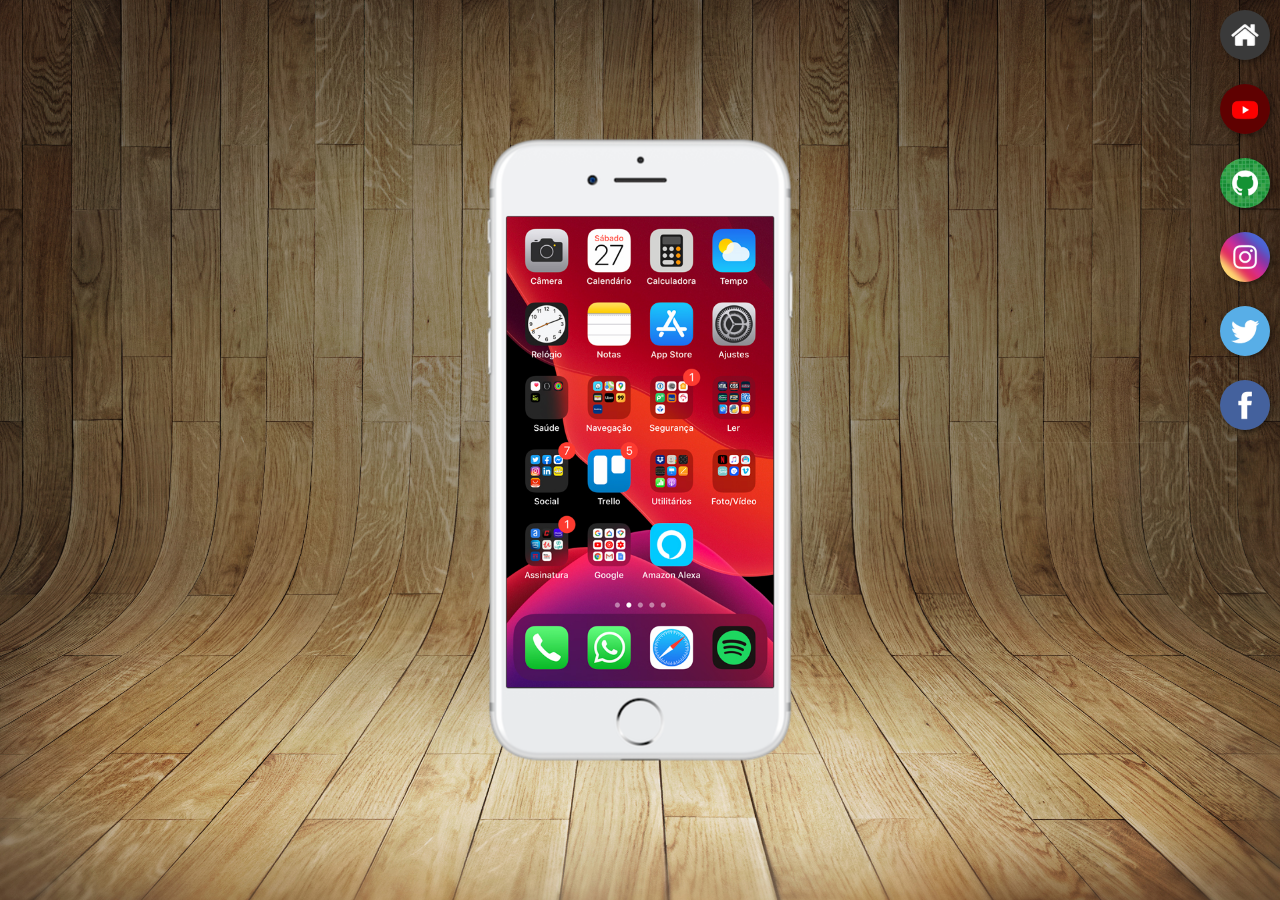
<file: index.html>
<!DOCTYPE html>
<html lang="pt-br">
<head>
    <meta charset="UTF-8">
    <meta name="viewport" content="width=device-width, initial-scale=1.0">
    <title>Projeto Redes Sociais</title>
    <link rel="shortcut icon" href="favicon.ico" type="image/x-icon">
    <link rel="stylesheet" href="estilos/style.css">
</head>
<body>
    <main>
        <section id="telefone">
            <iframe src="home.html" name="tela" id="tela" frameborder="0">
                <p>Seu navegador não é compatível.</p>
            </iframe>
        </section>
        <section id="redes-sociais">
            <a href="home.html" target="tela"><img src="imagens/logo-home.jpg" alt="Home"></a><br>
            <a href="youtube.html" target="tela"><img src="imagens/logo-youtube.jpg" alt="YouTube"></a><br>
            <a href="github.html" target="tela"><img src="imagens/logo-github.jpg" alt="Github"></a><br>
            <a href="instagram.html" target="tela"><img src="imagens/logo-instagram.jpg" alt="Instagrm"></a><br>
            <a href="twitter.html" target="tela"><img src="imagens/logo-twitter.jpg" alt="Twitter"></a><br>
            <a href="facebook.html" target="tela"><img src="imagens/logo-facebook.jpg" alt="Facebook"></a>
        </section>
    </main>
</body>
</html>
</file>
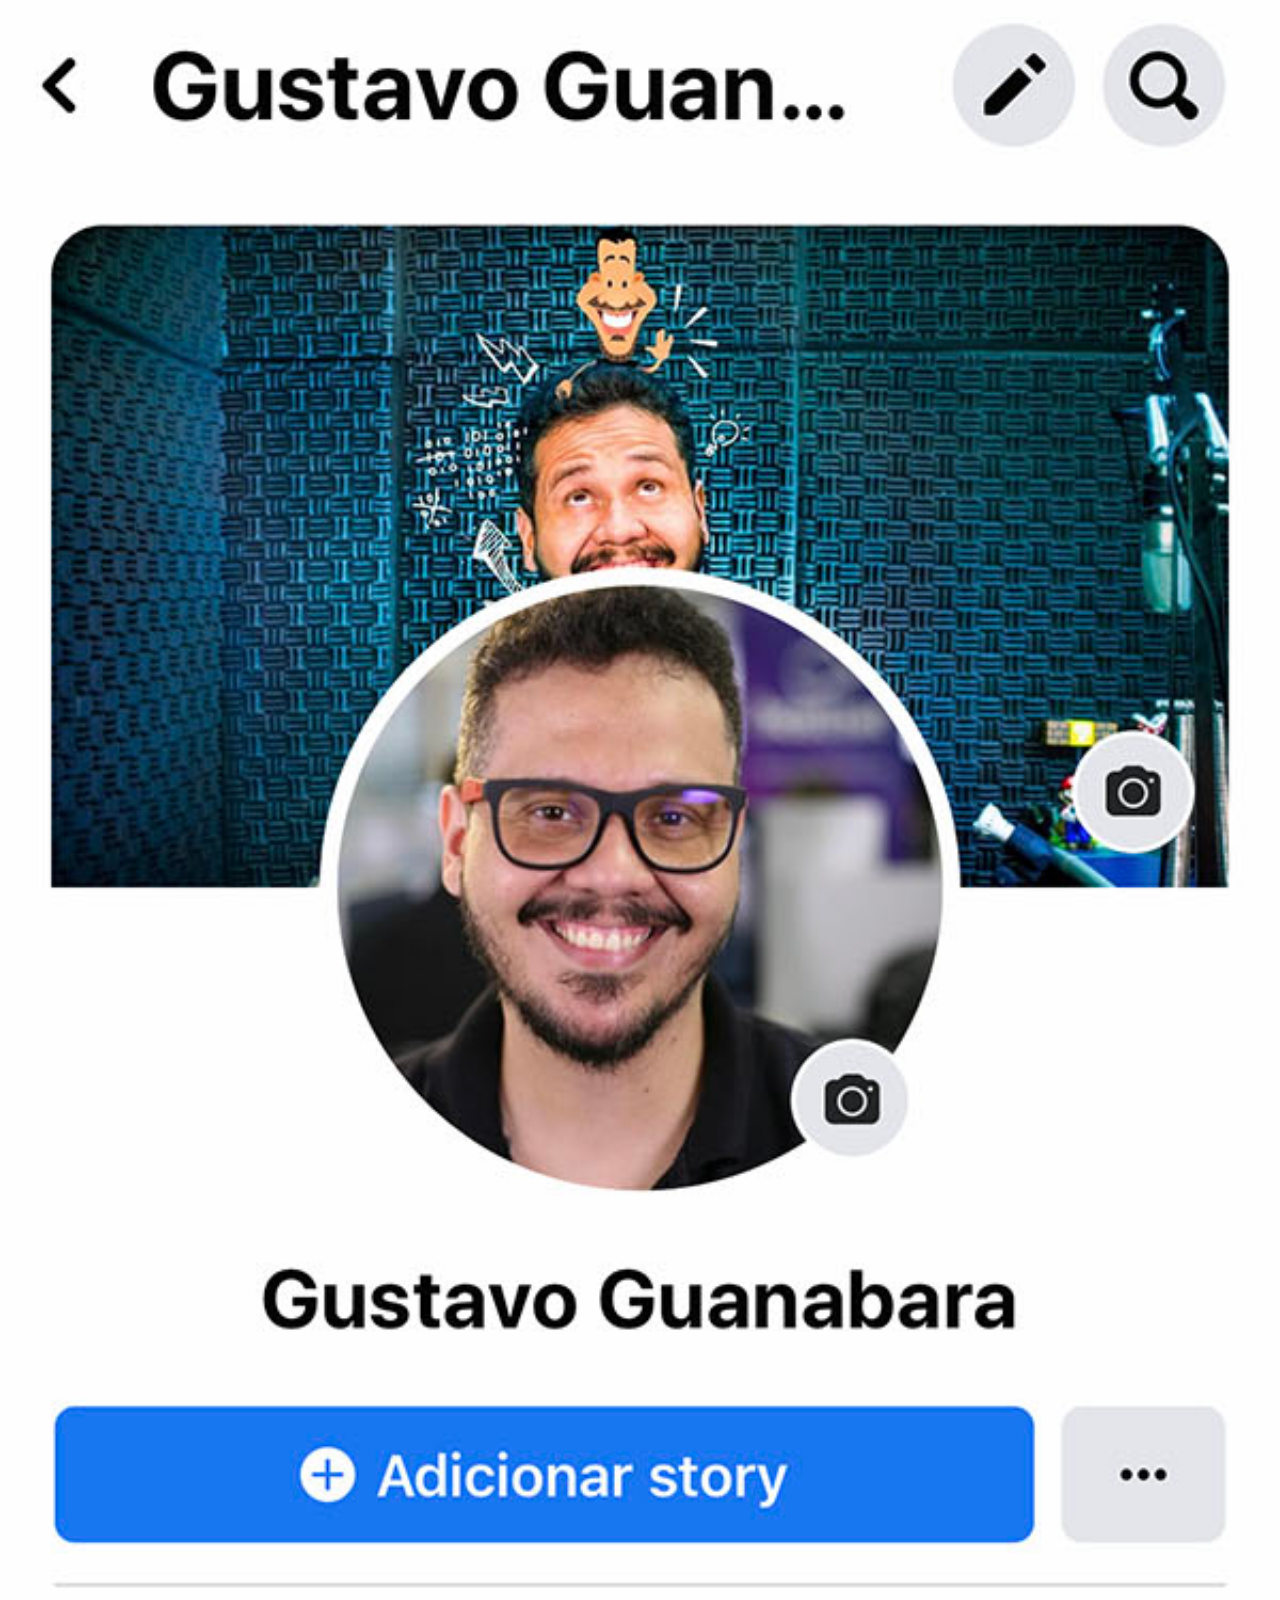
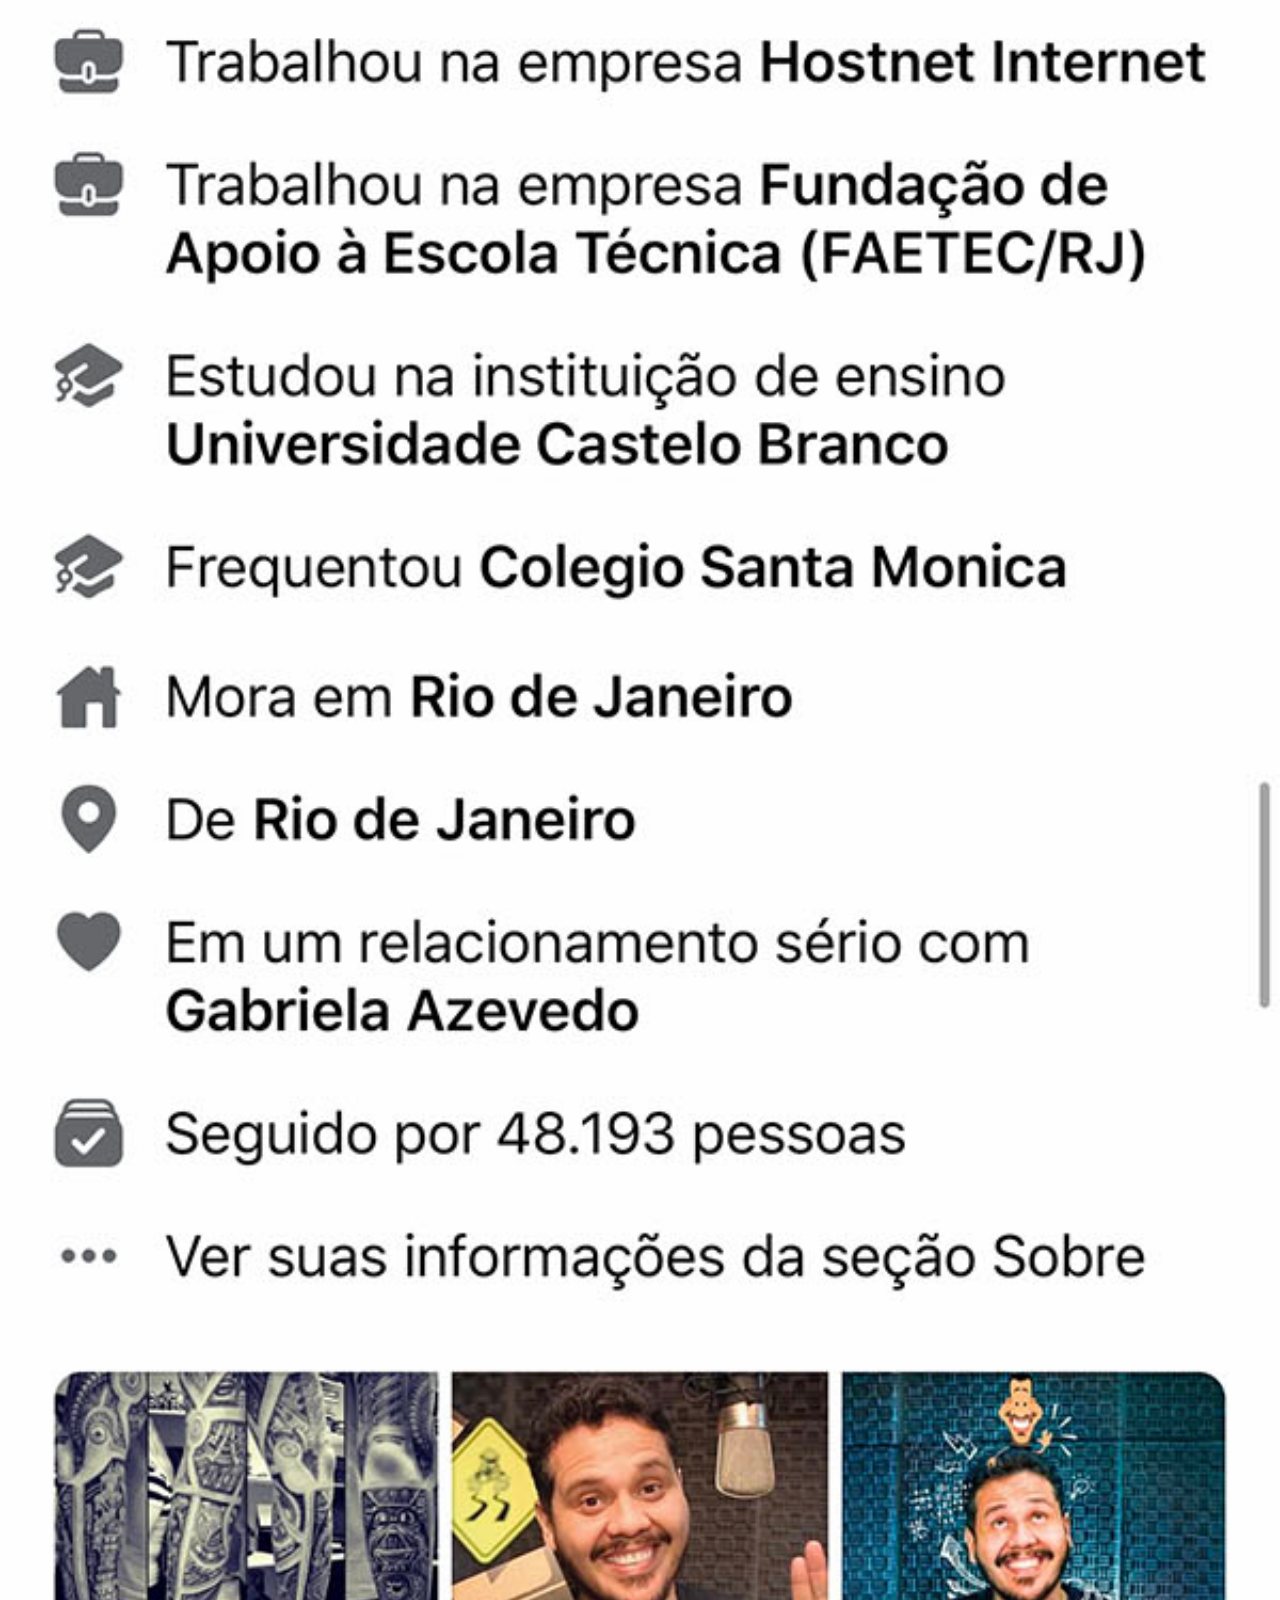
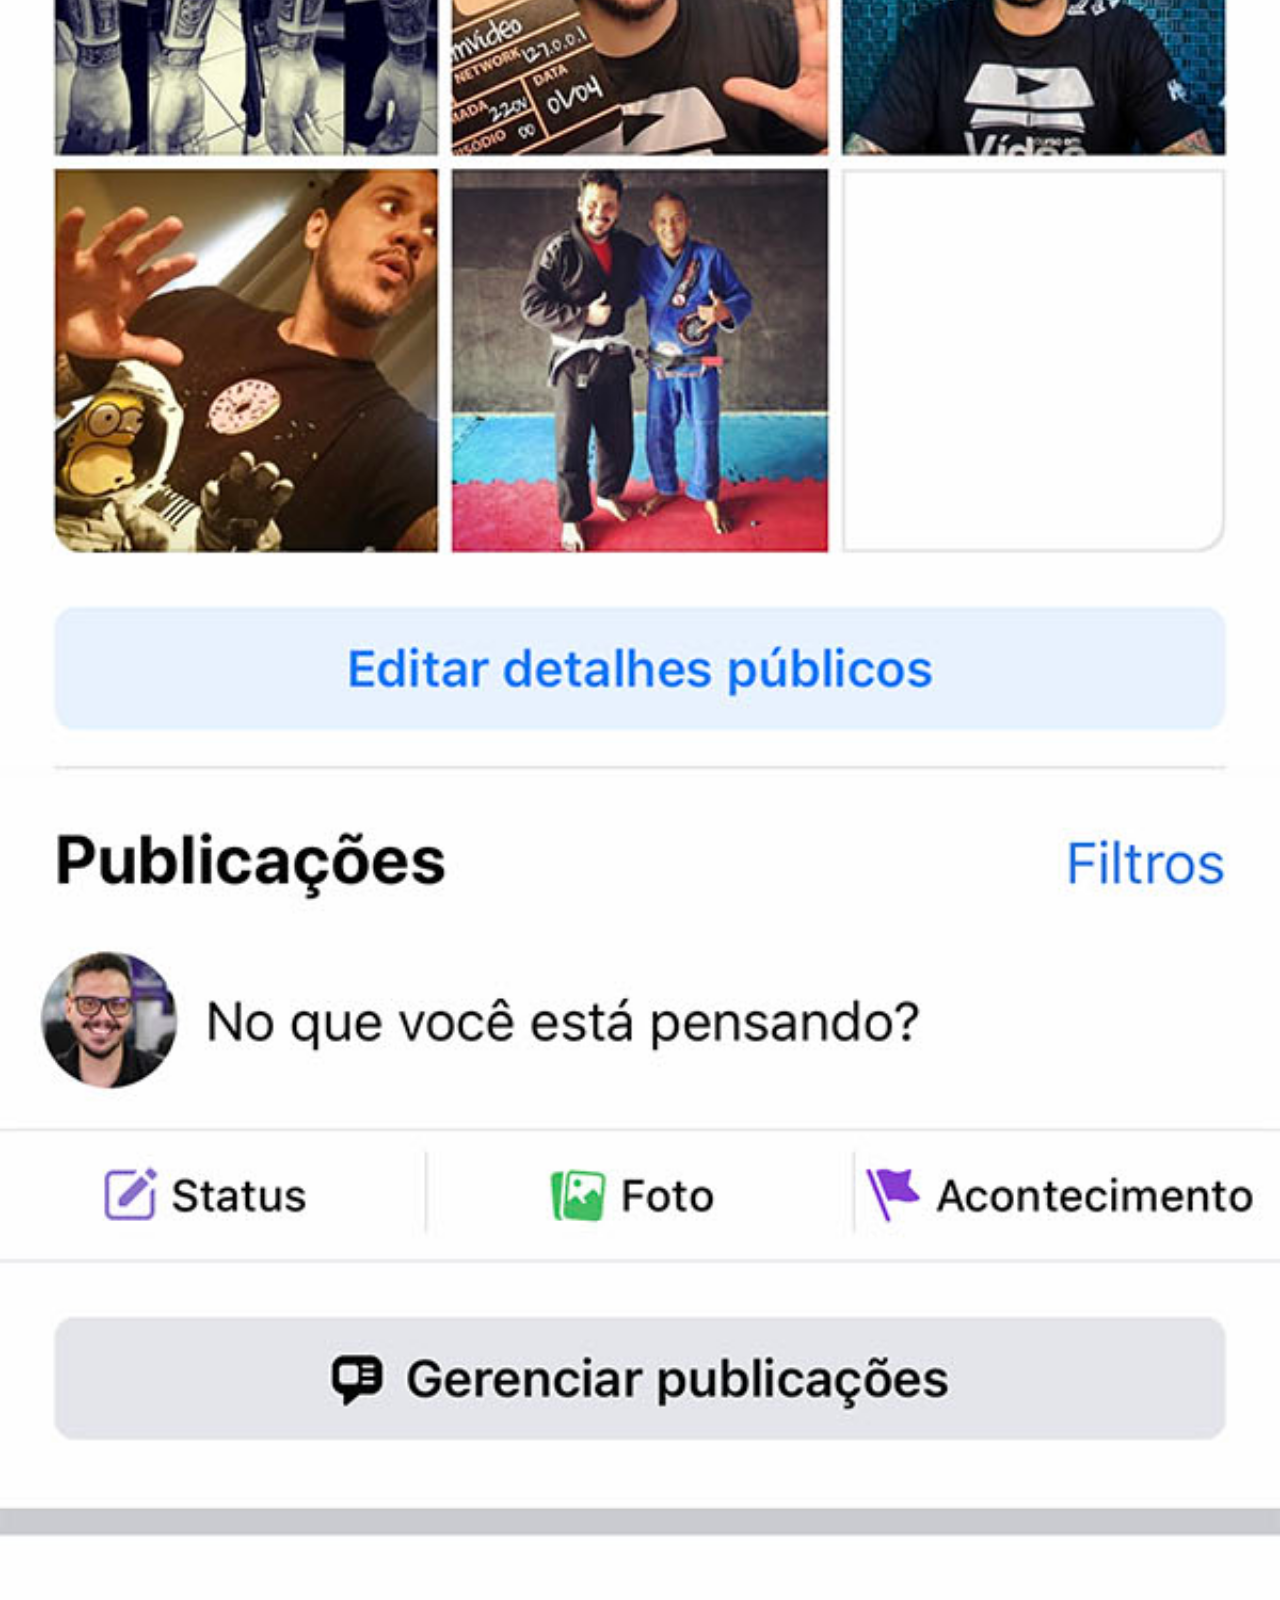
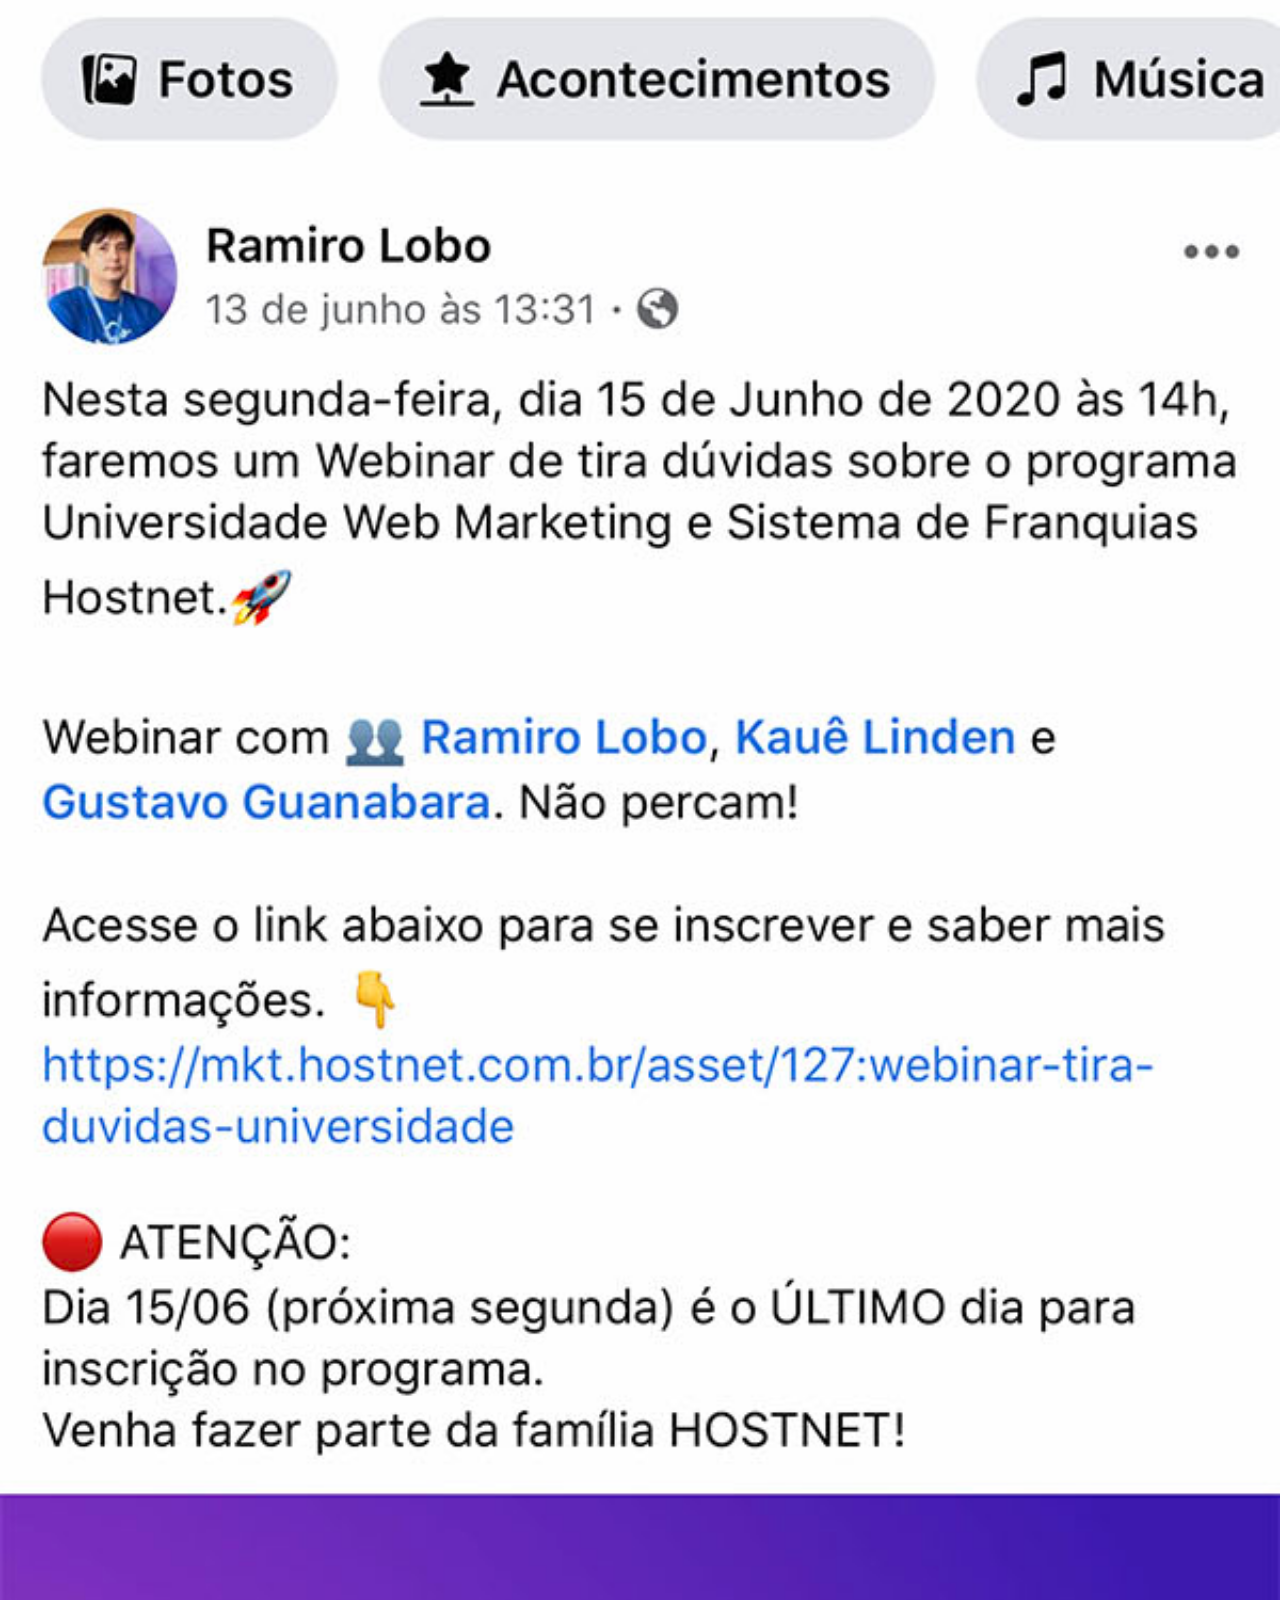
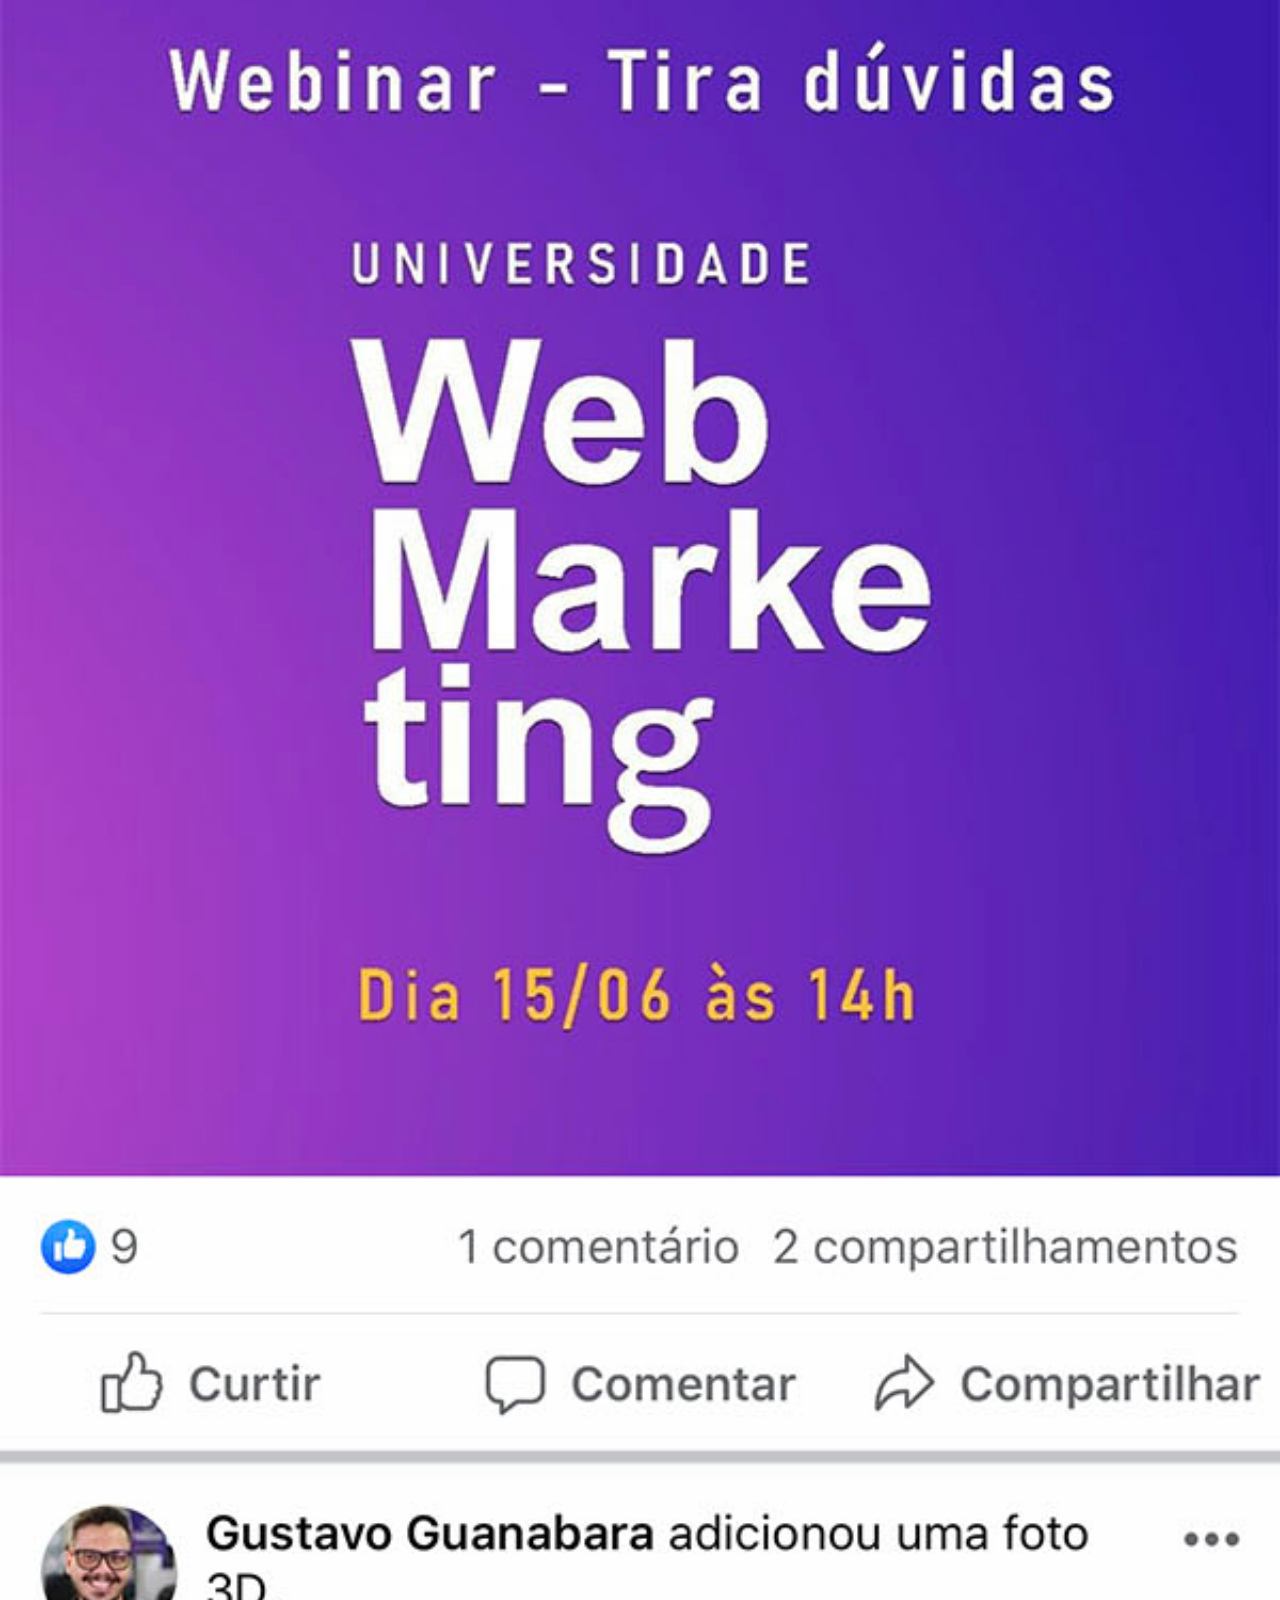
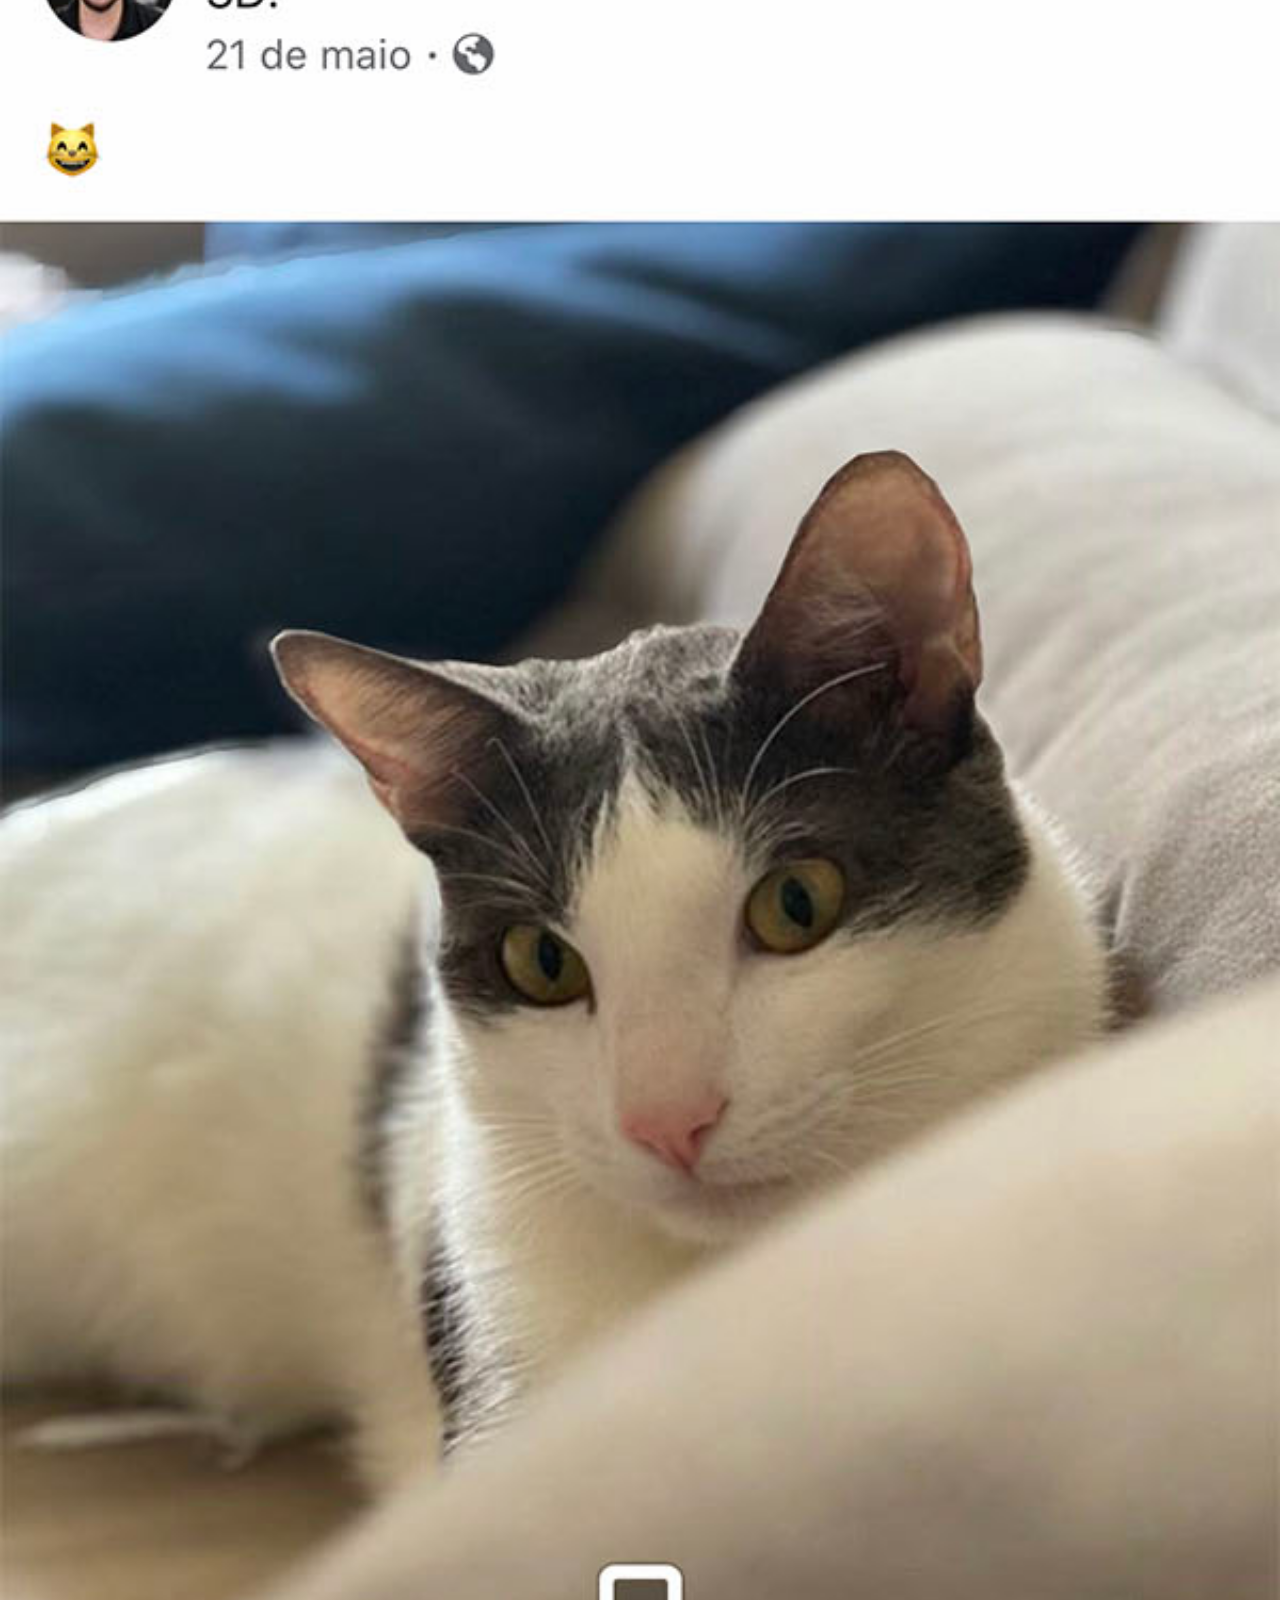
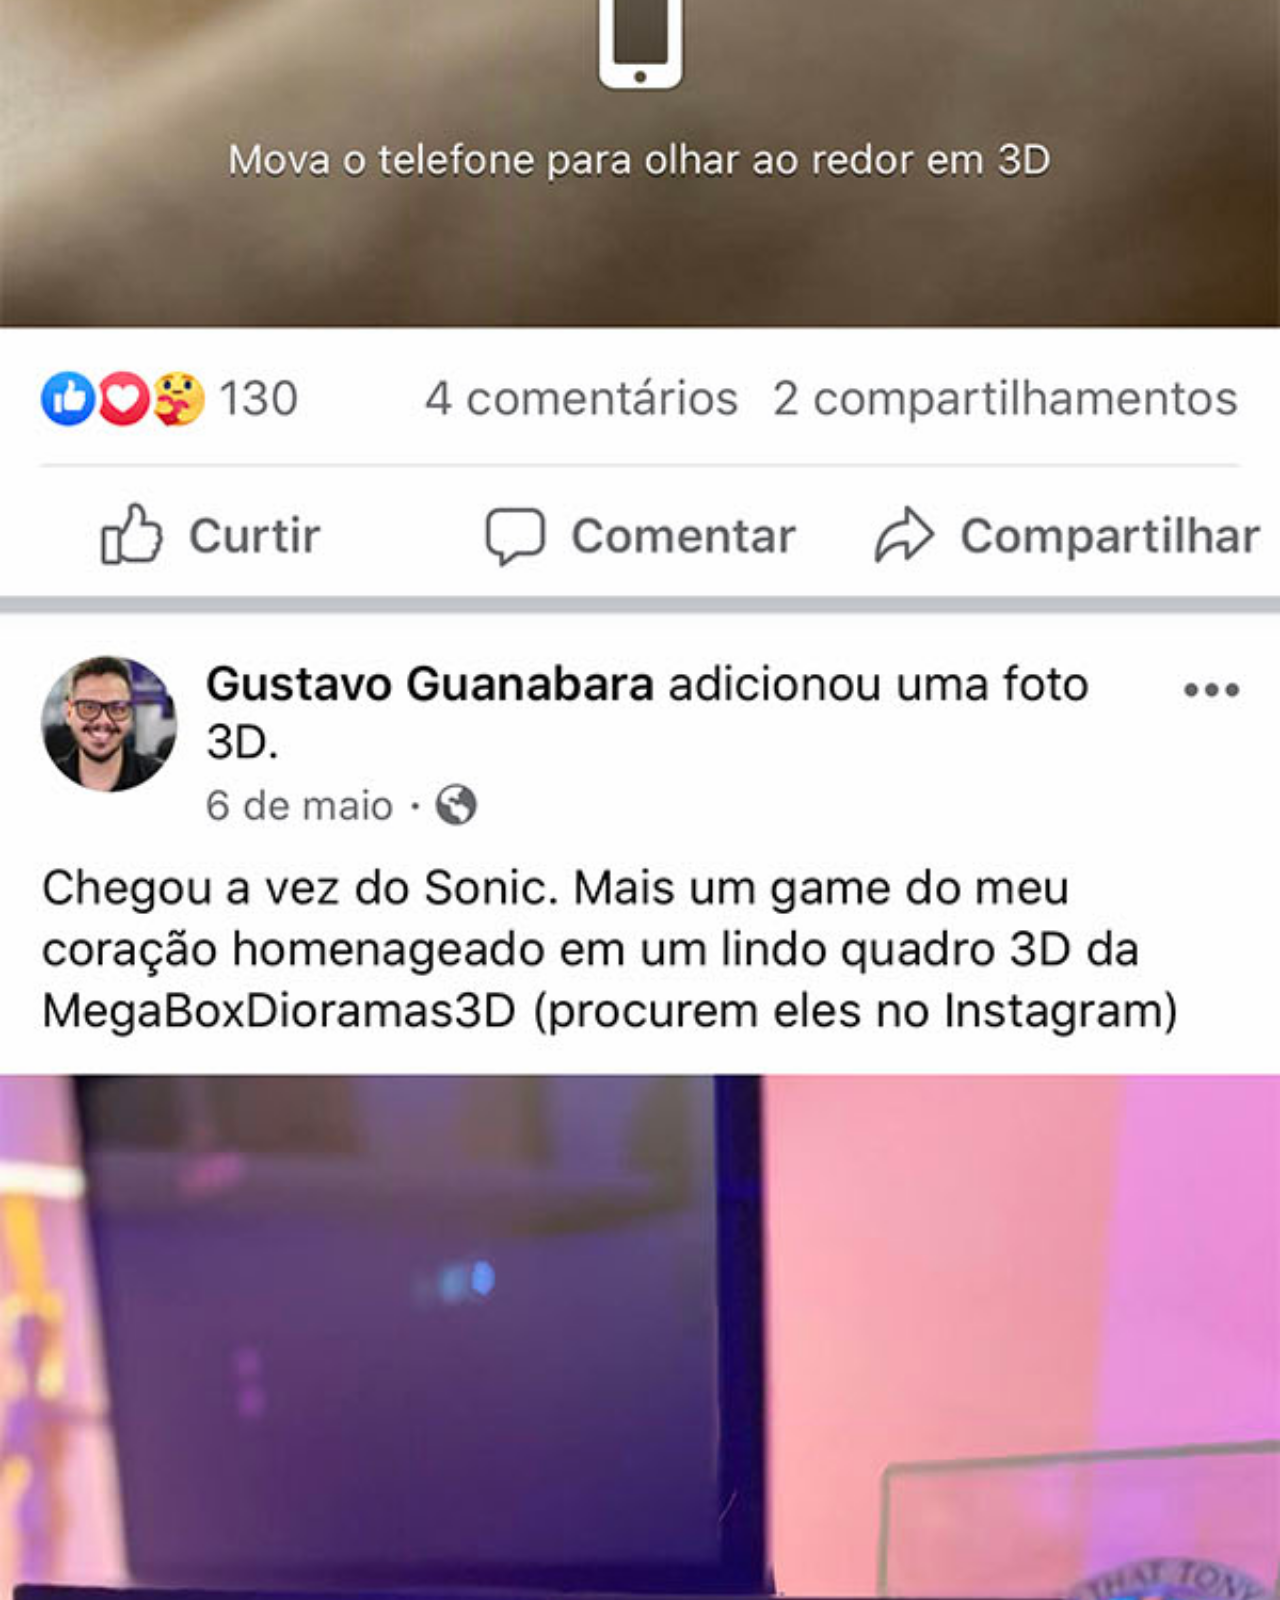
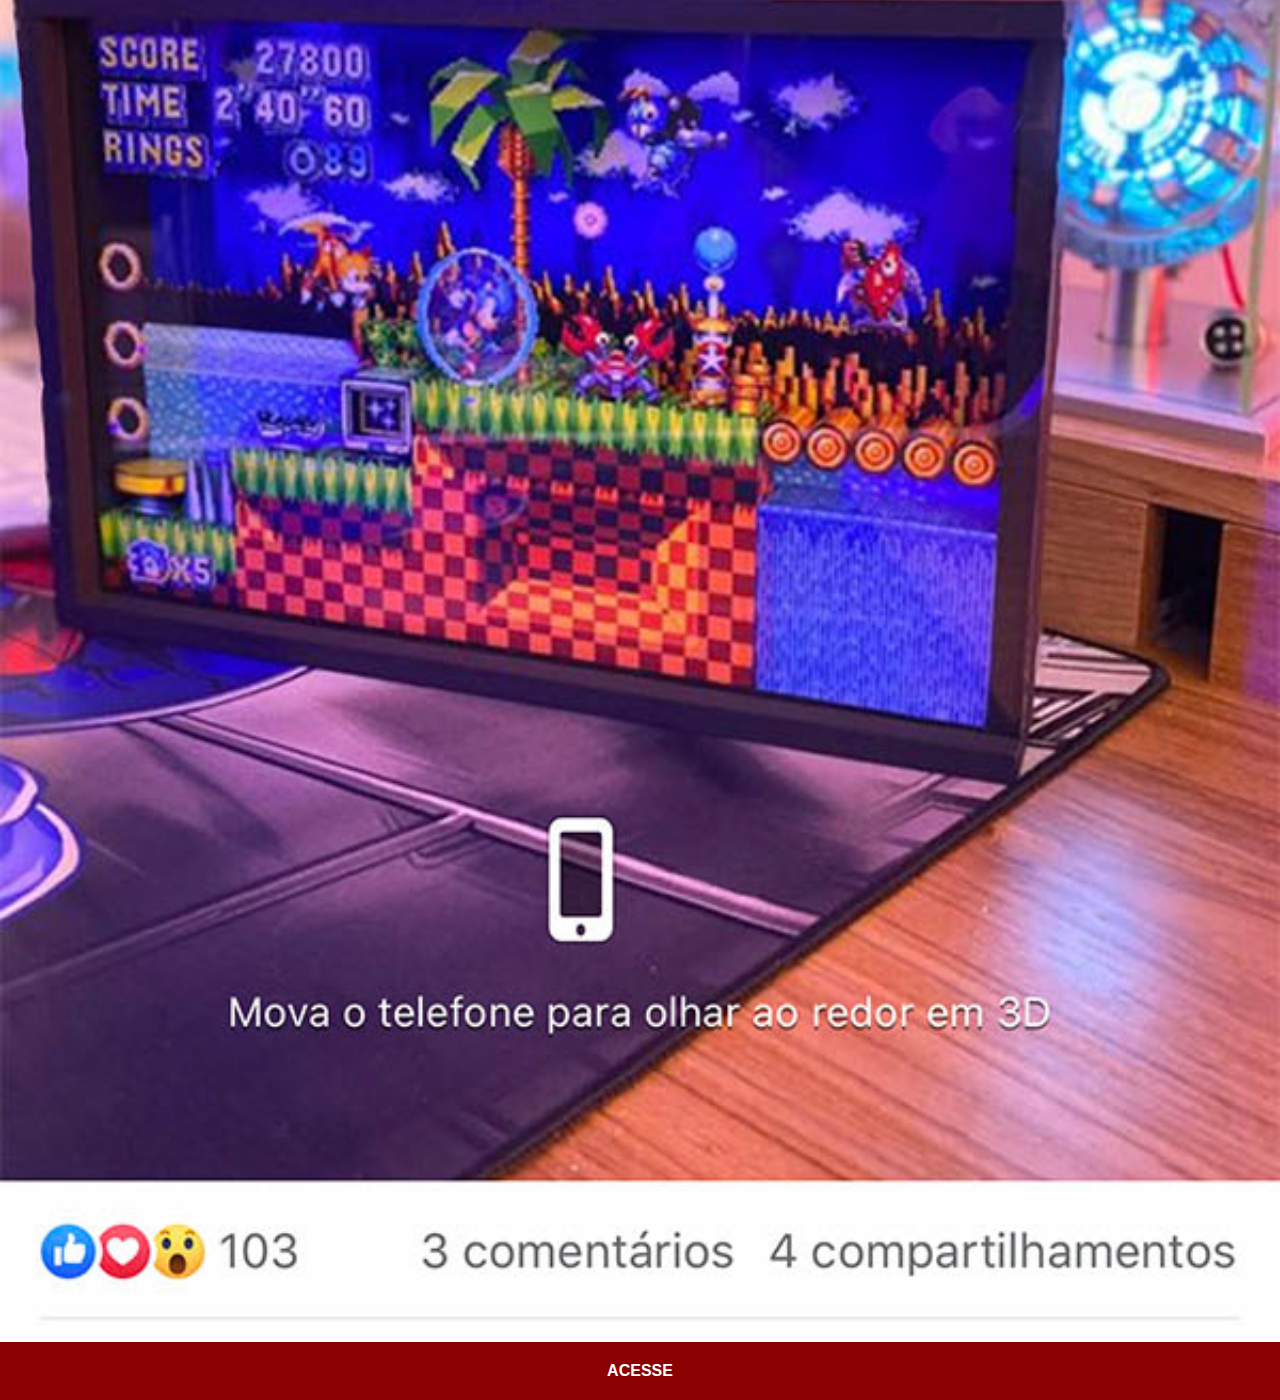
<file: facebook.html>
<!DOCTYPE html>
<html lang="pt-br">
<head>
    <meta charset="UTF-8">
    <meta name="viewport" content="width=device-width, initial-scale=1.0">
    <title>Facebook</title>
    <link rel="stylesheet" href="estilos/social.css">
</head>
<body>
    <img src="imagens/tela-facebook.jpg" alt="Facebook">
    <a href="https://facebook.com/" target="_blank" rel="external">ACESSE</a>
</body>
</html>
</file>
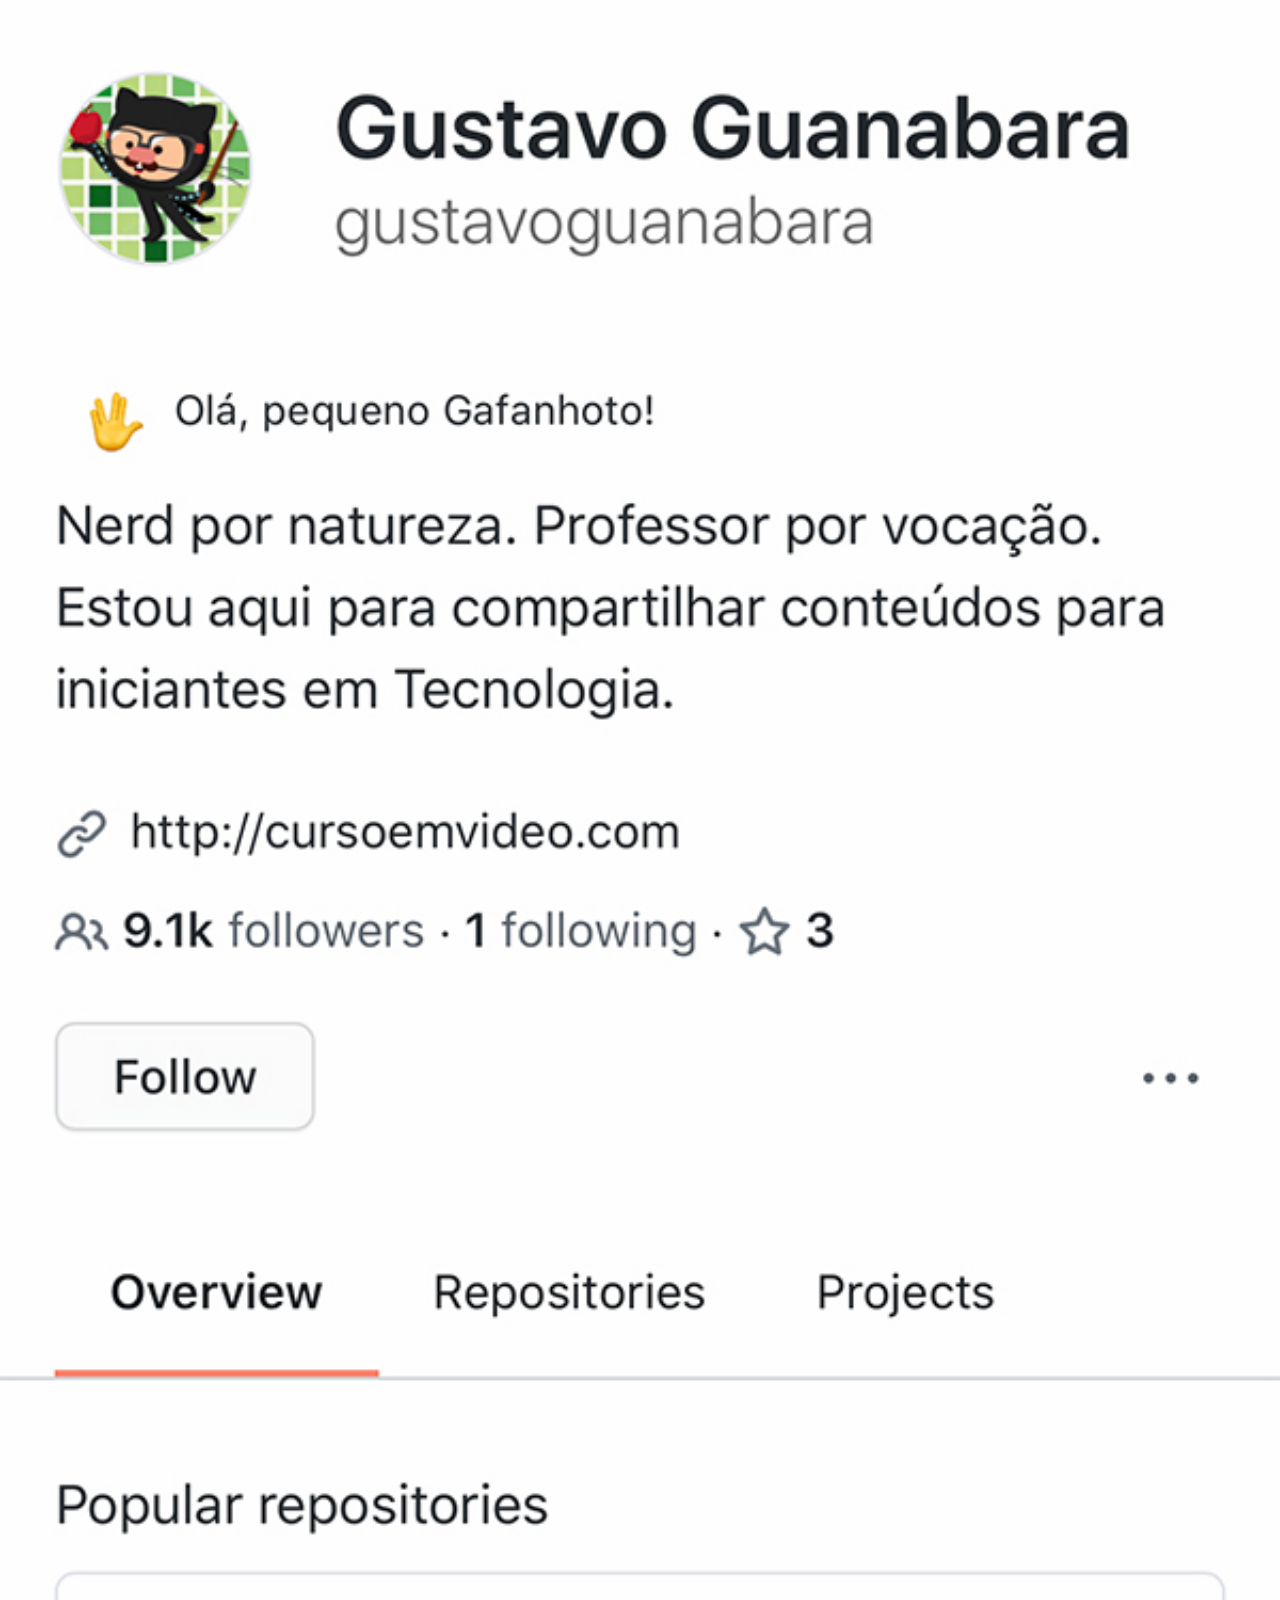
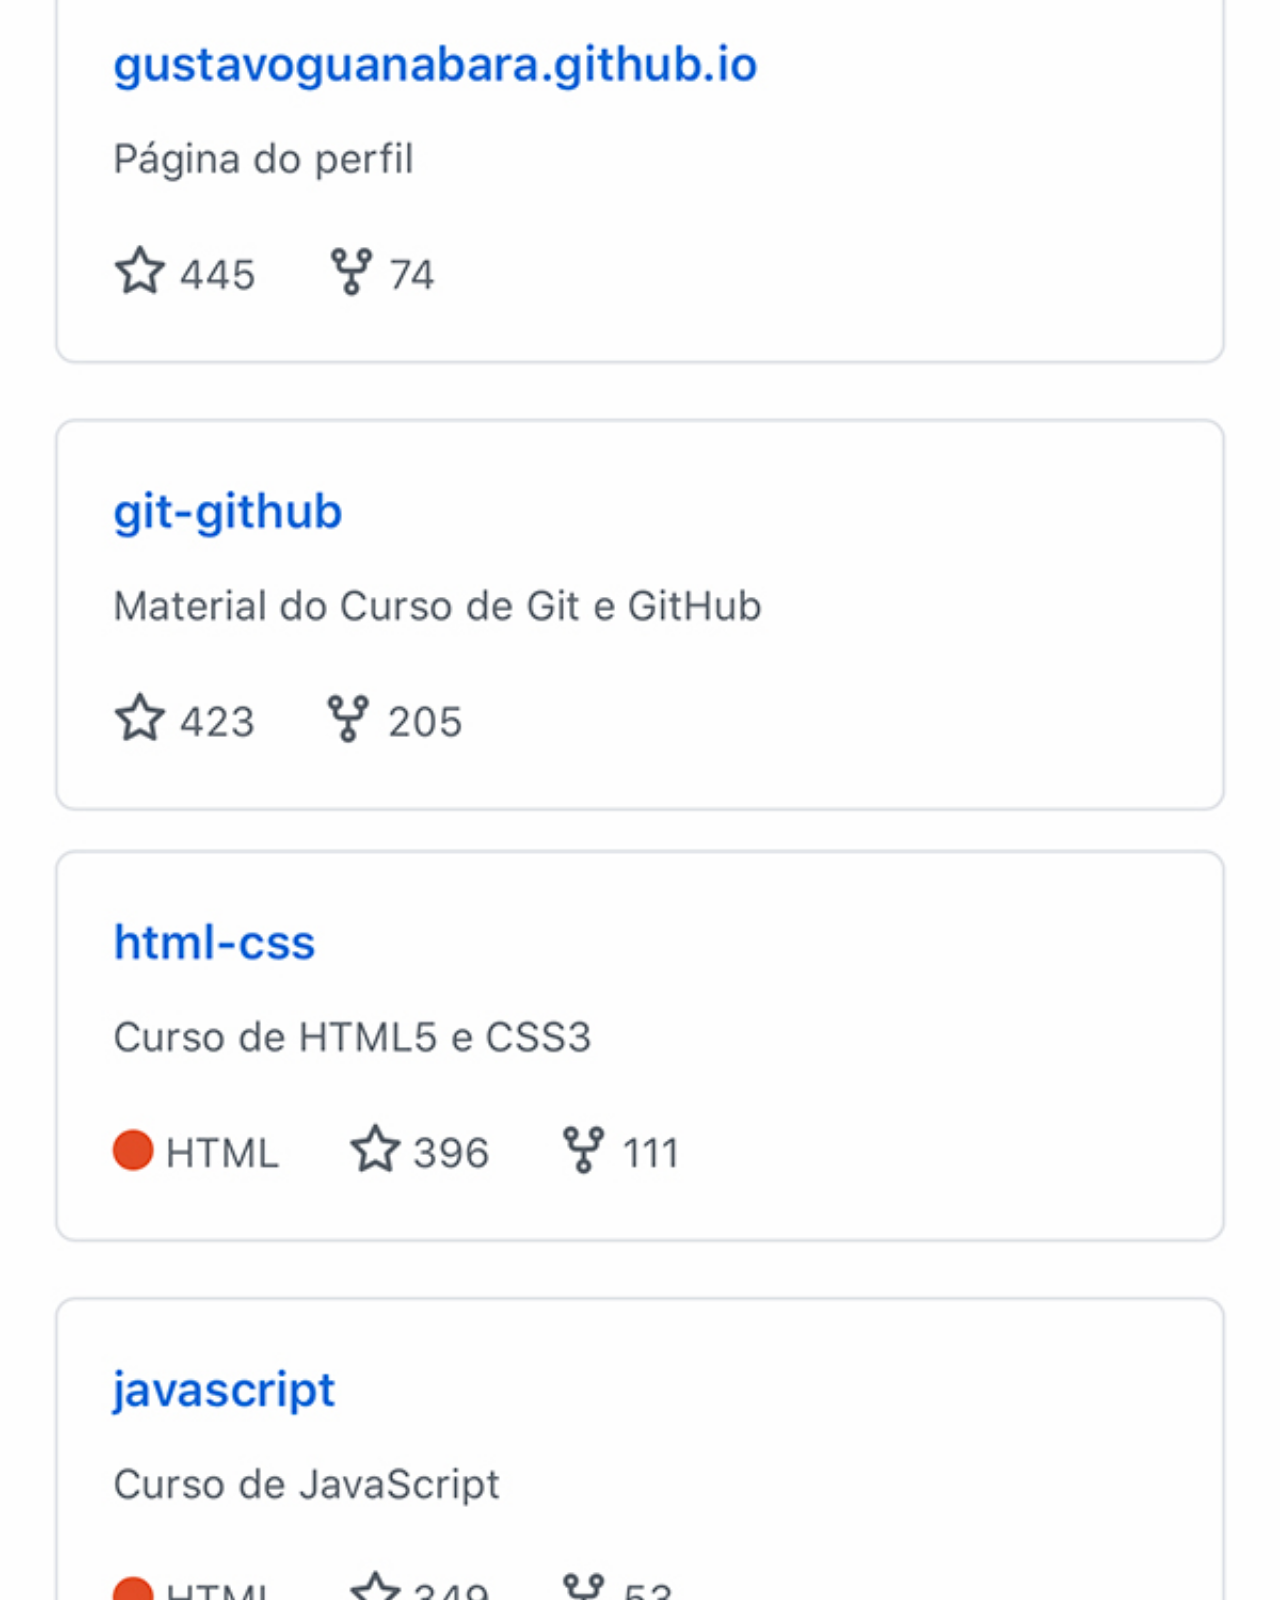
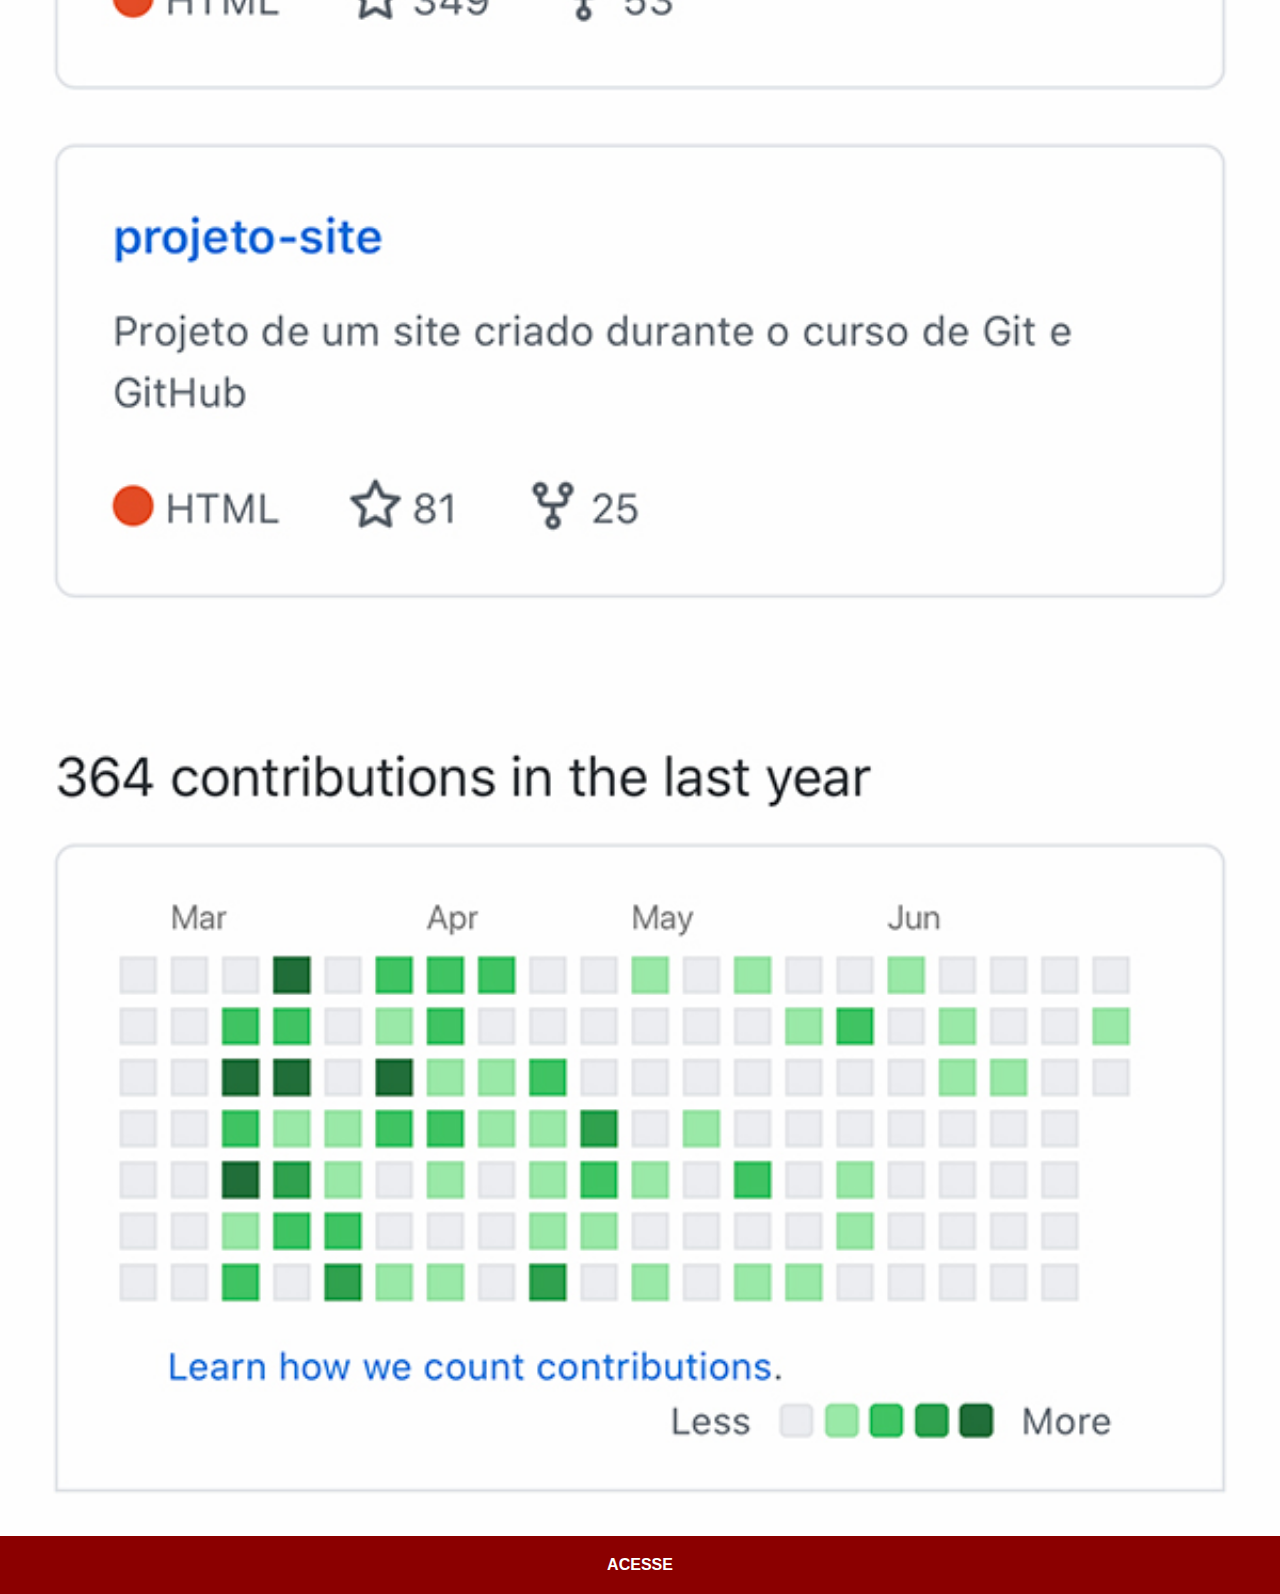
<file: github.html>
<!DOCTYPE html>
<html lang="pt-br">
<head>
    <meta charset="UTF-8">
    <meta name="viewport" content="width=device-width, initial-scale=1.0">
    <title>Github</title>
    <link rel="stylesheet" href="estilos/social.css">
</head>
<body>
    <img src="imagens/tela-github.jpg" alt="GitHub">
    <a href="https://gustavoguanabara.github.io/" target="_blank" rel="external">ACESSE</a>
</body>
</html>
</file>
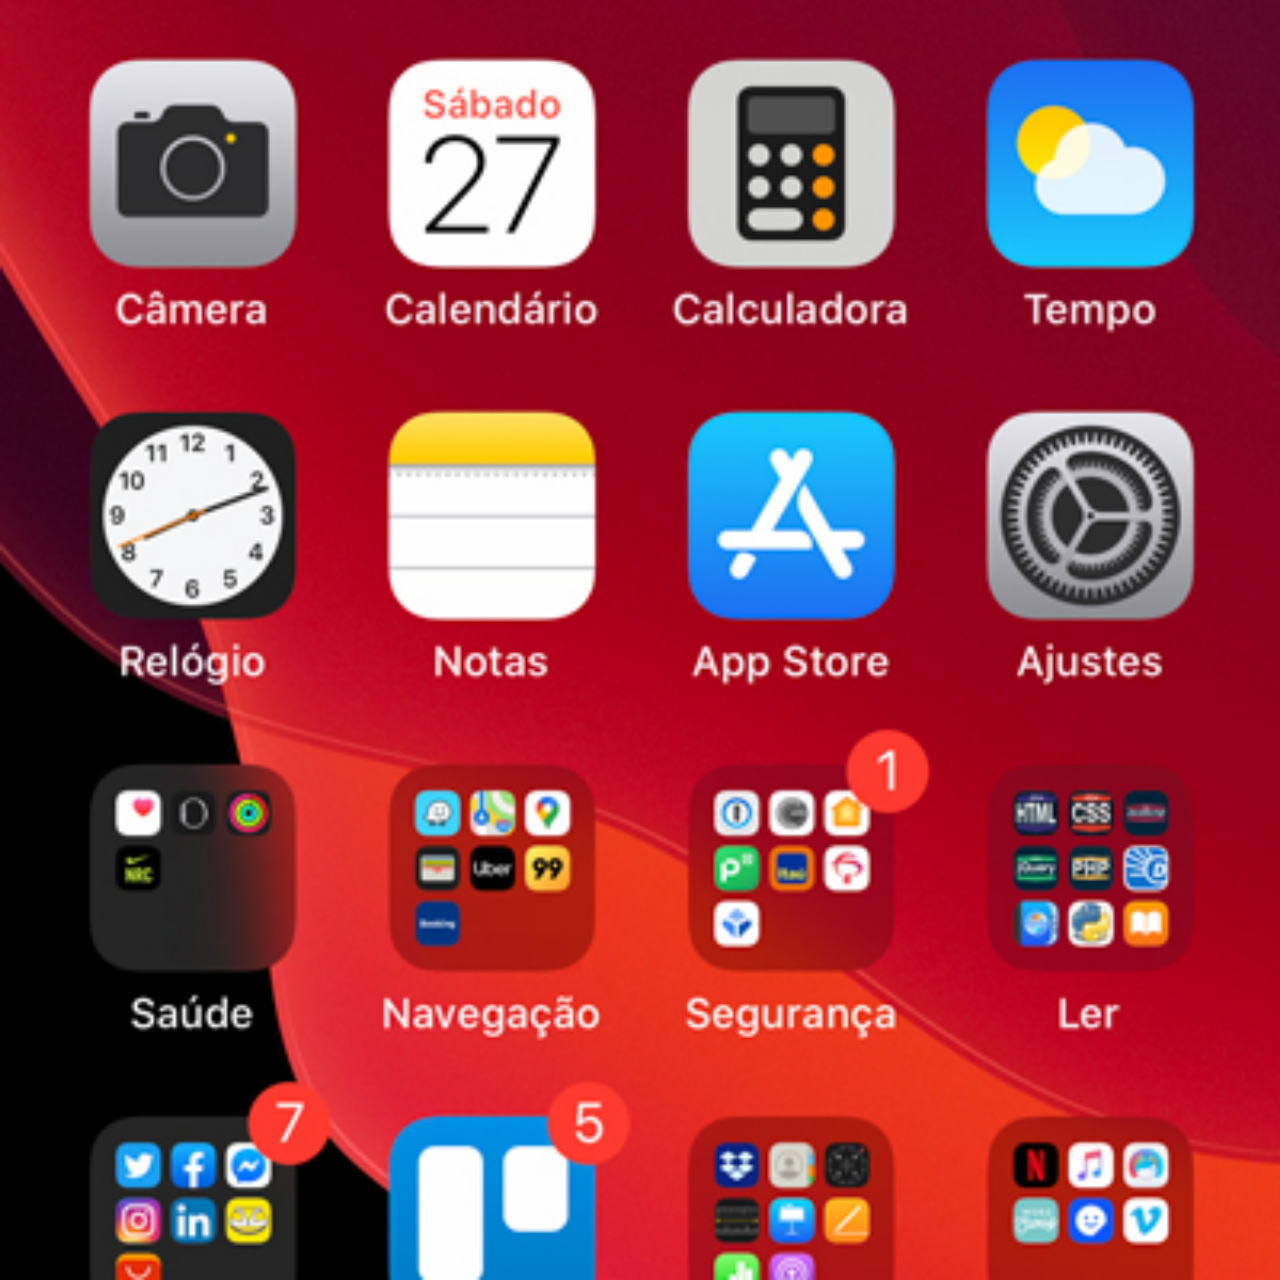
<file: home.html>
<!DOCTYPE html>
<html lang="pt-br">
<head>
    <meta charset="UTF-8">
    <meta name="viewport" content="width=device-width, initial-scale=1.0">
    <title>Home</title>
</head>
<style>
    *{
        margin: 0px;
        padding: 0px;
    }
    body{
        width: 100vw;
        height: 100vw;
        background: black url('imagens/tela-home.jpg') no-repeat top center;
        background-size: cover;
    }
</style>
<body>
    
</body>
</html>
</file>
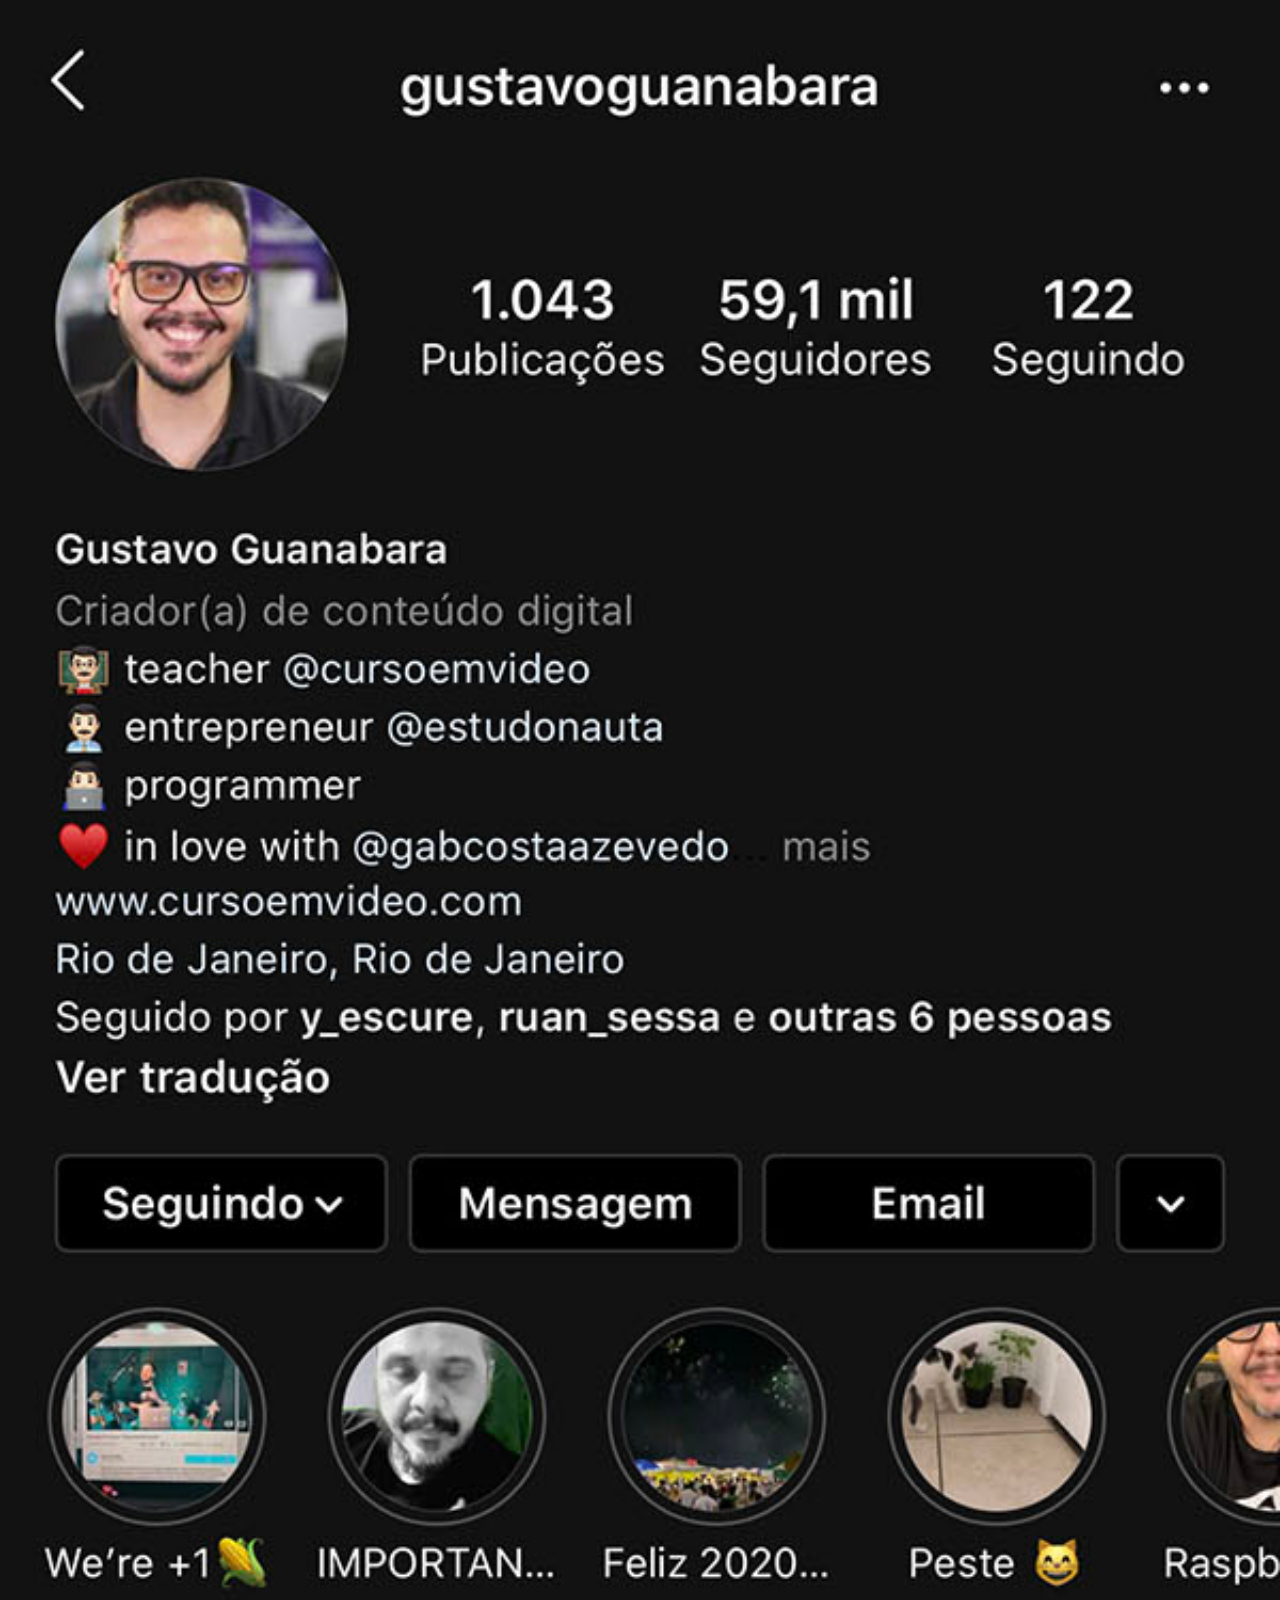
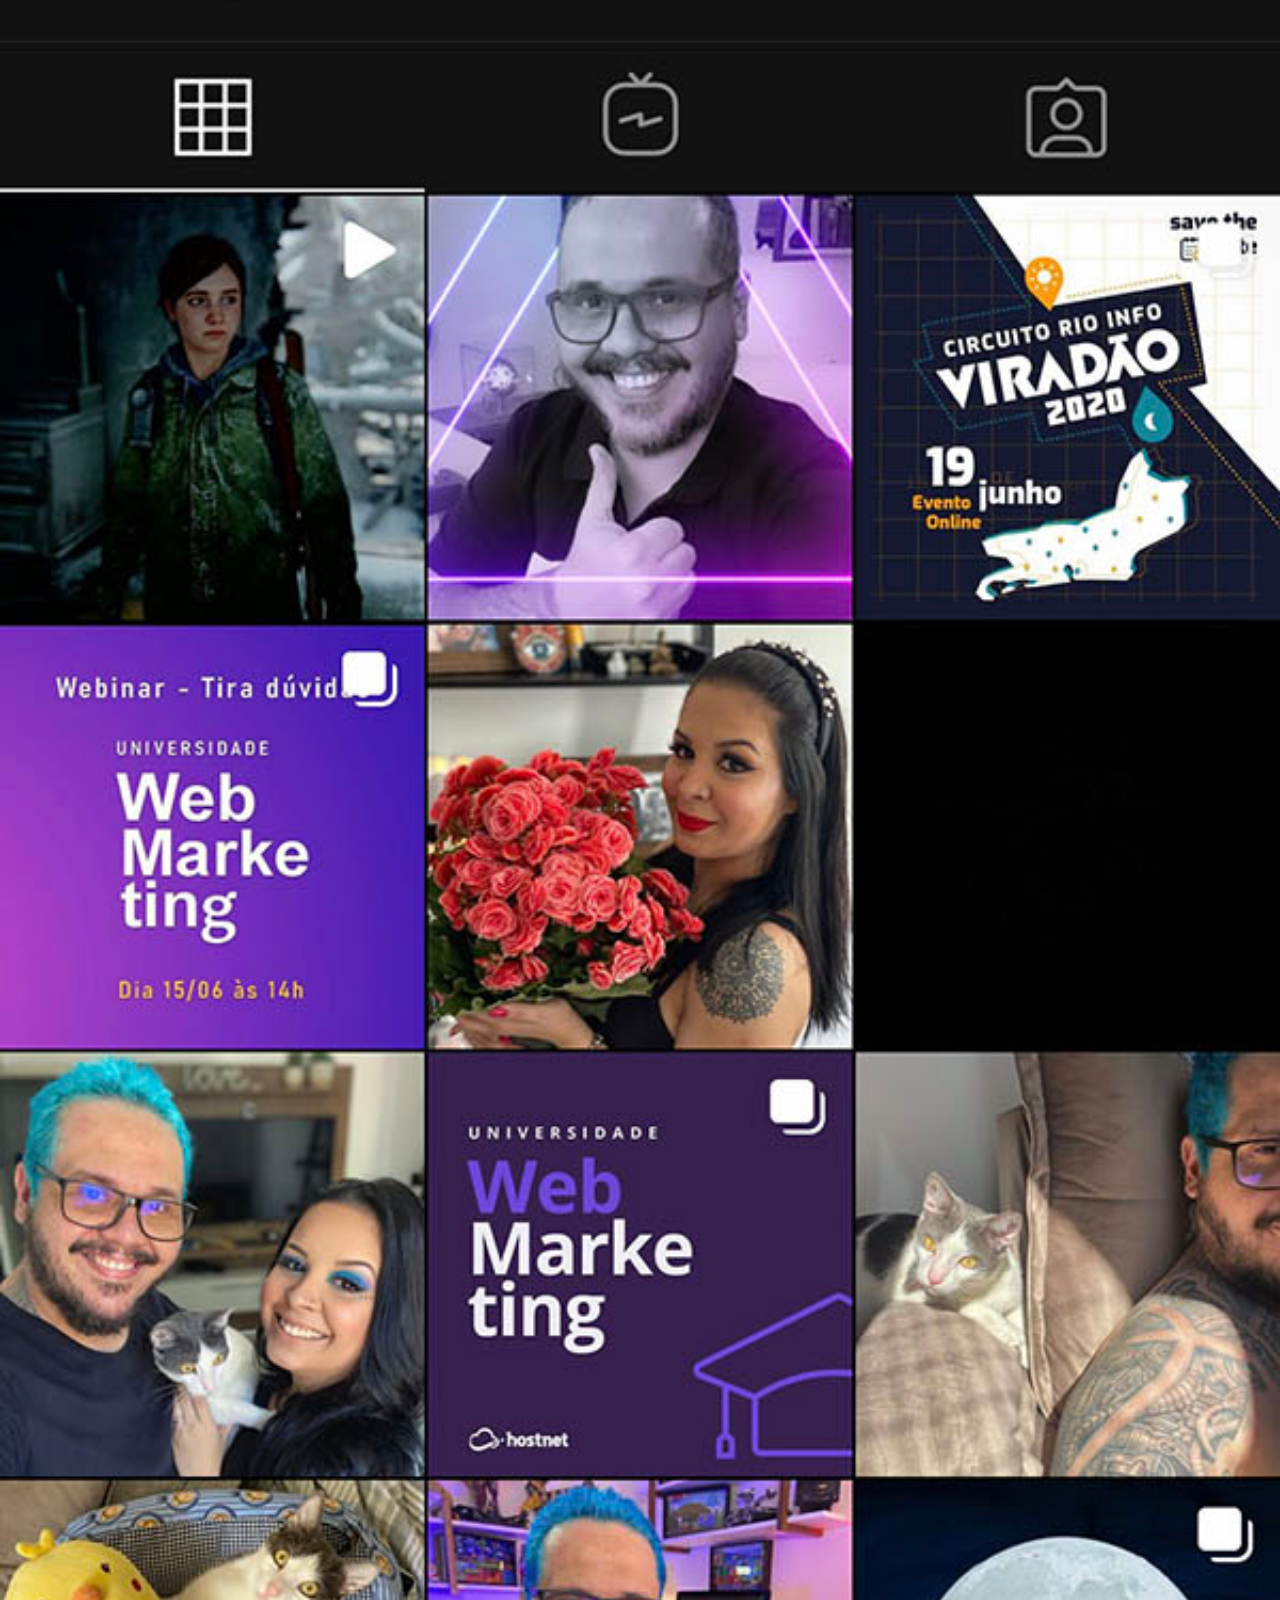
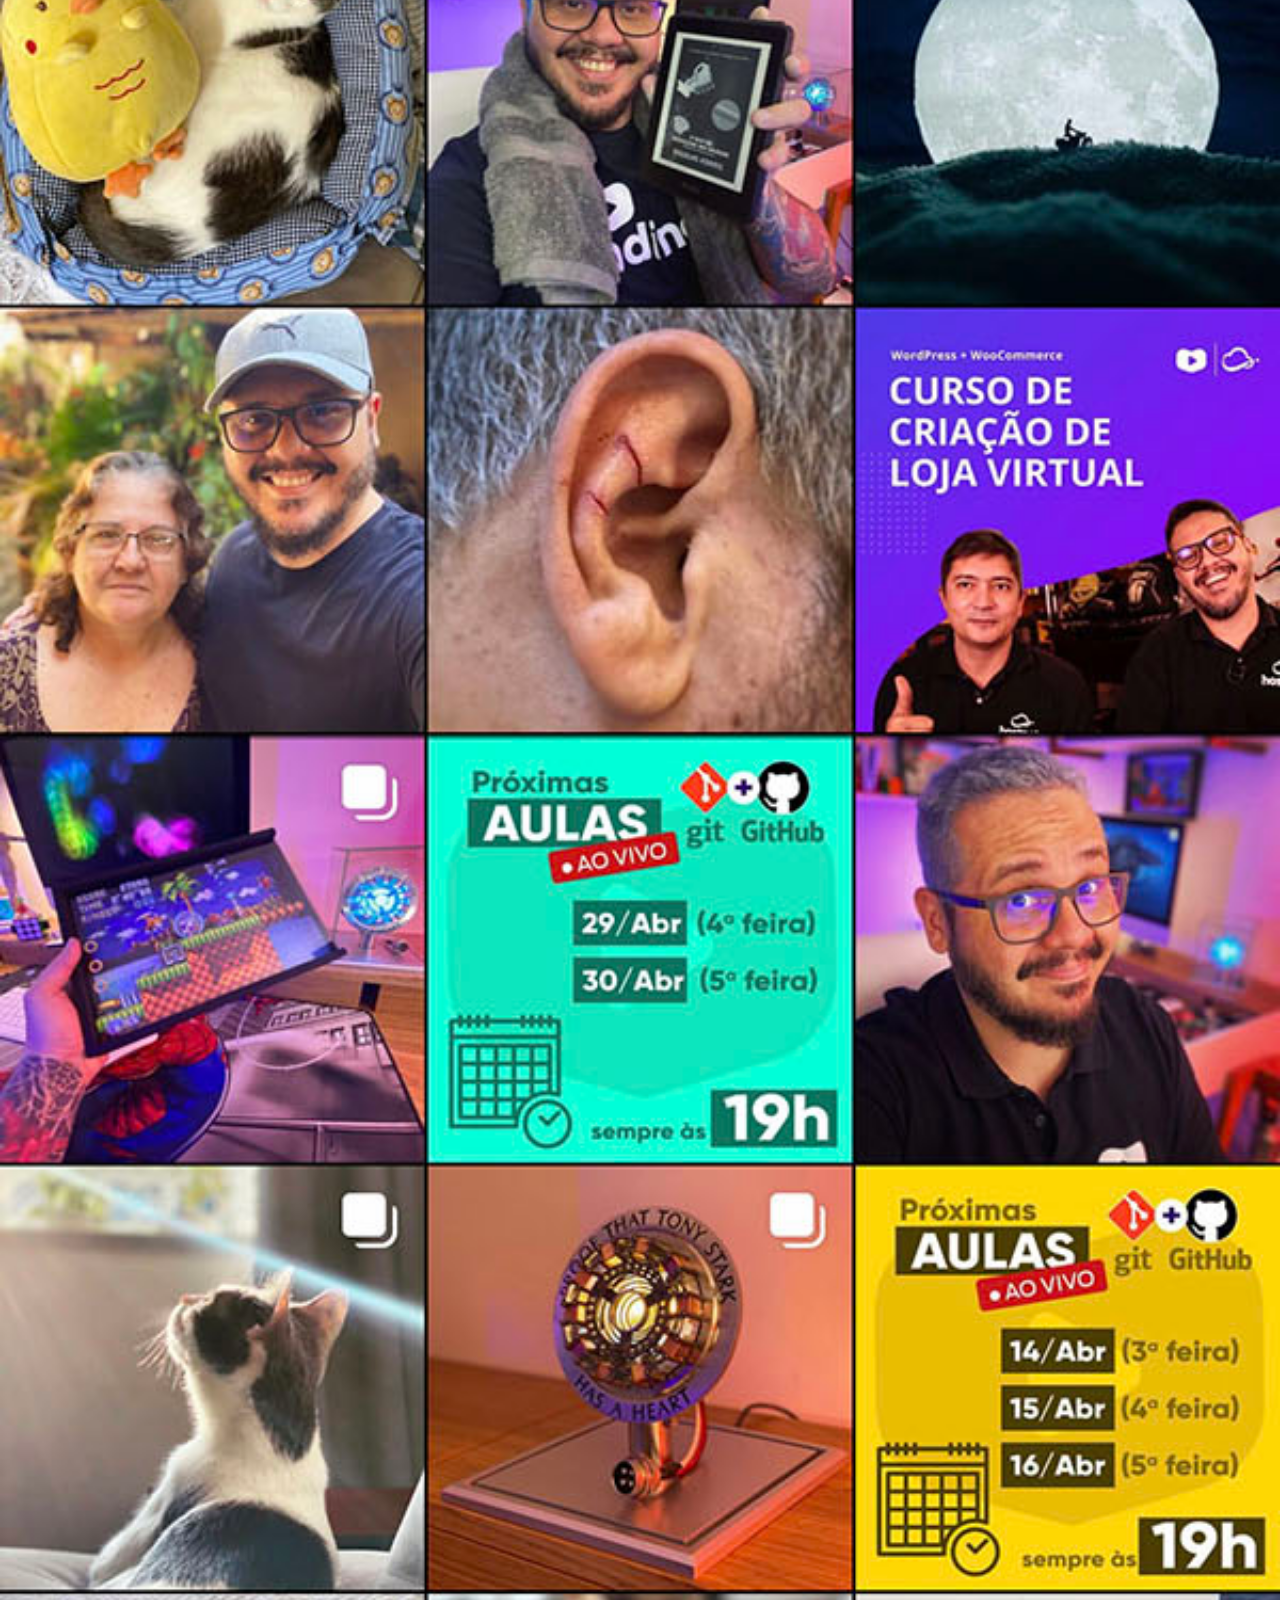
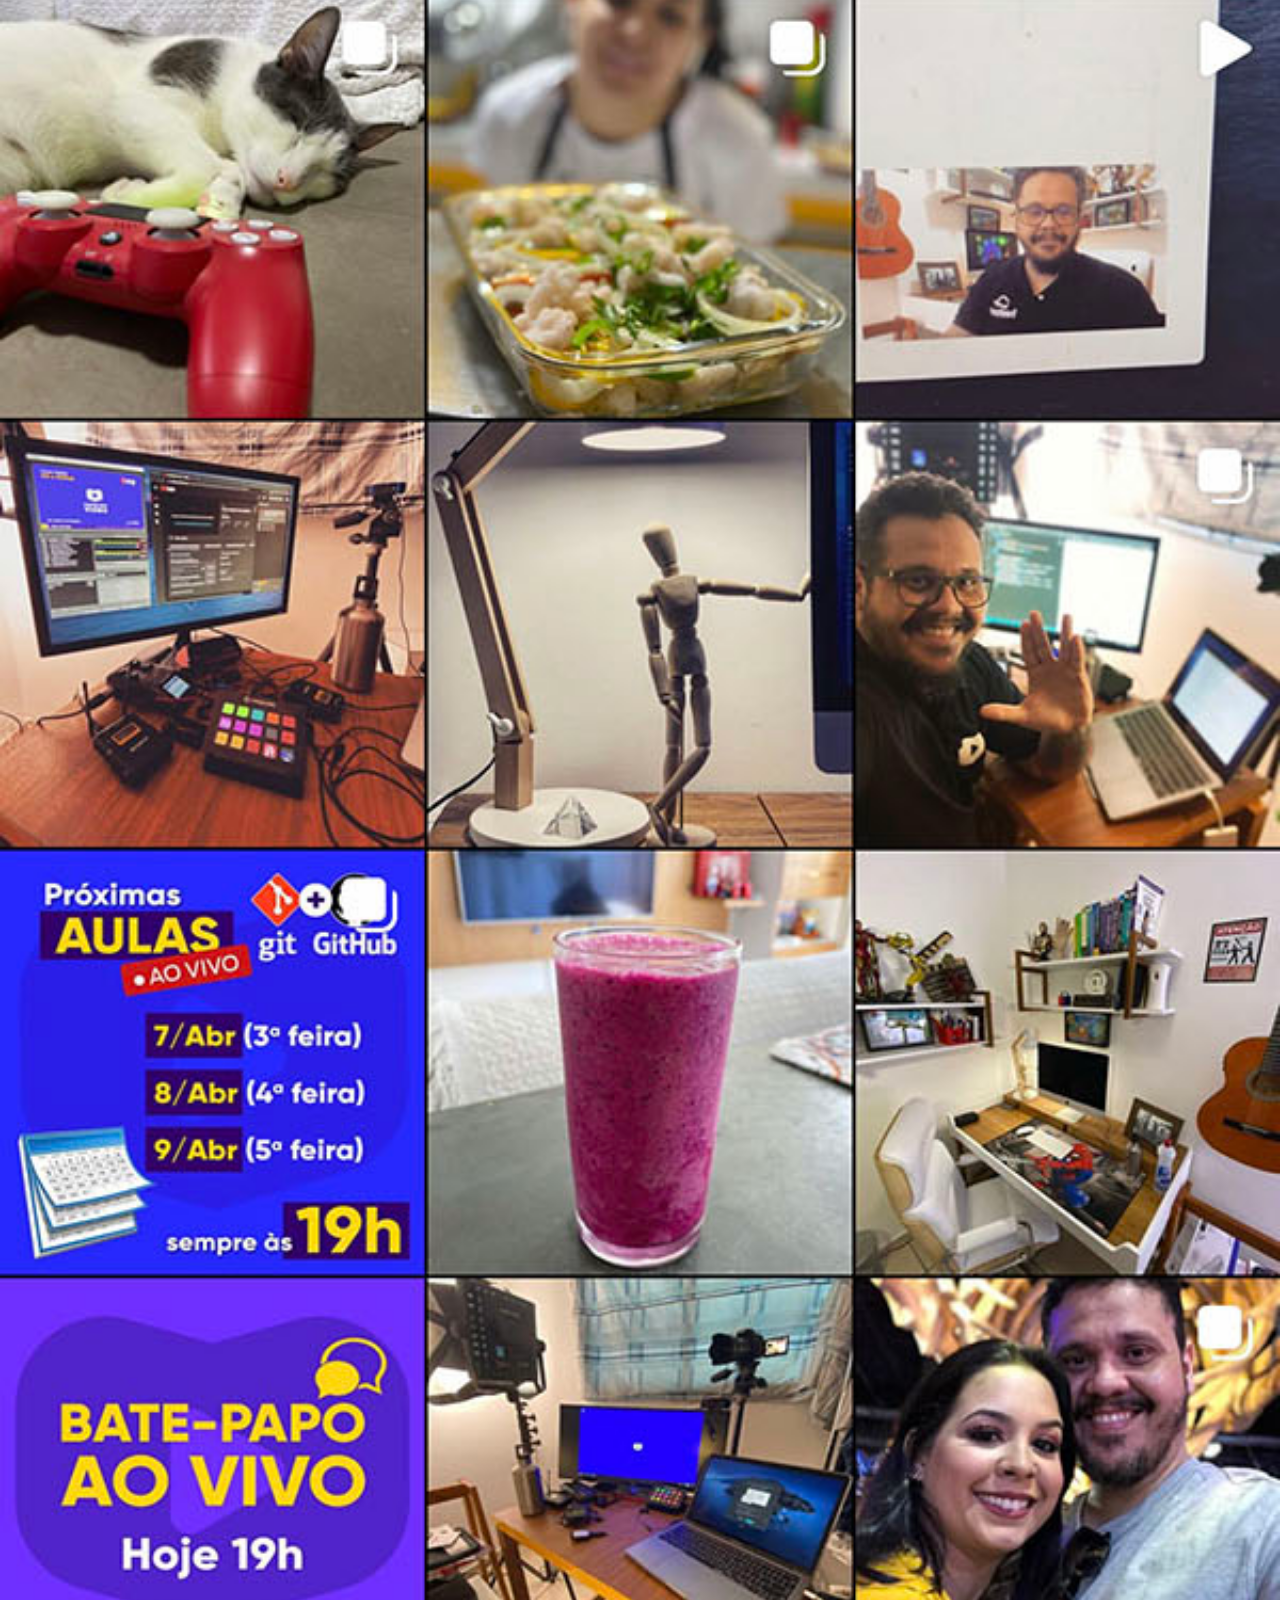
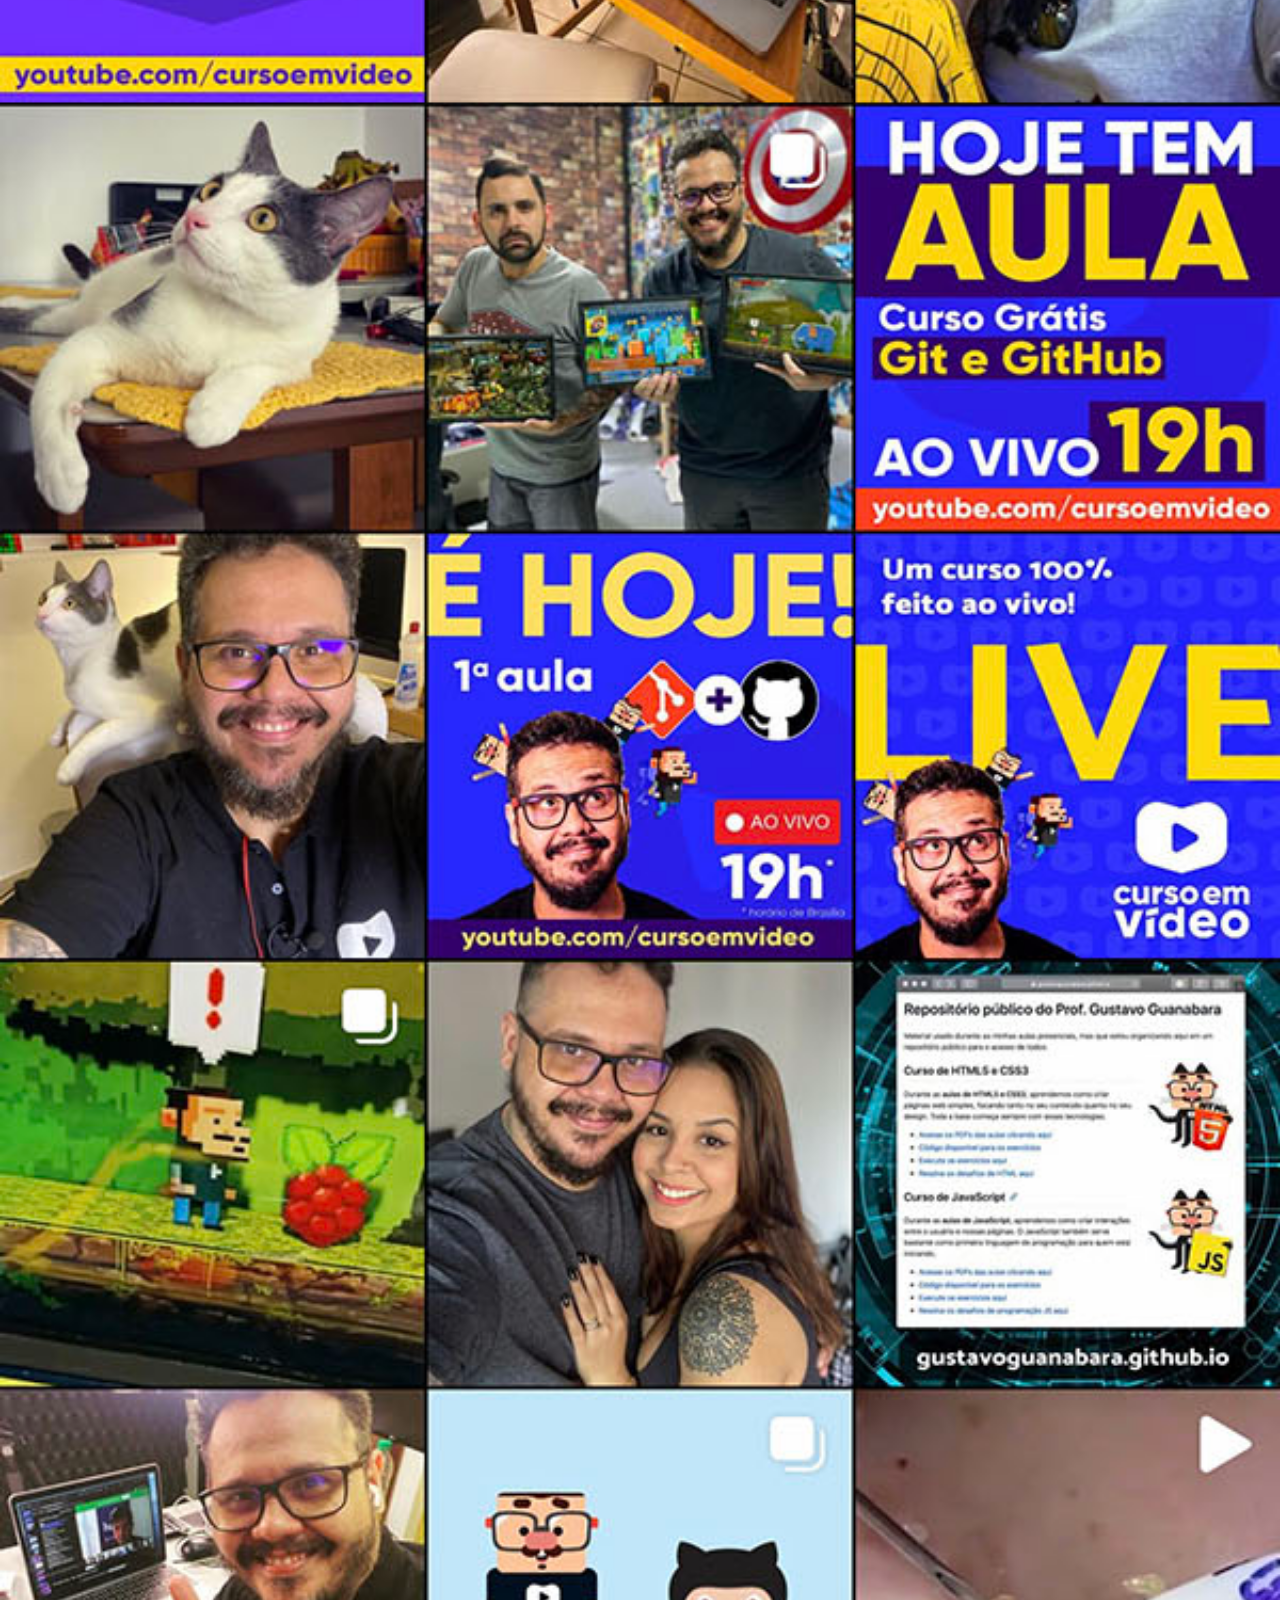
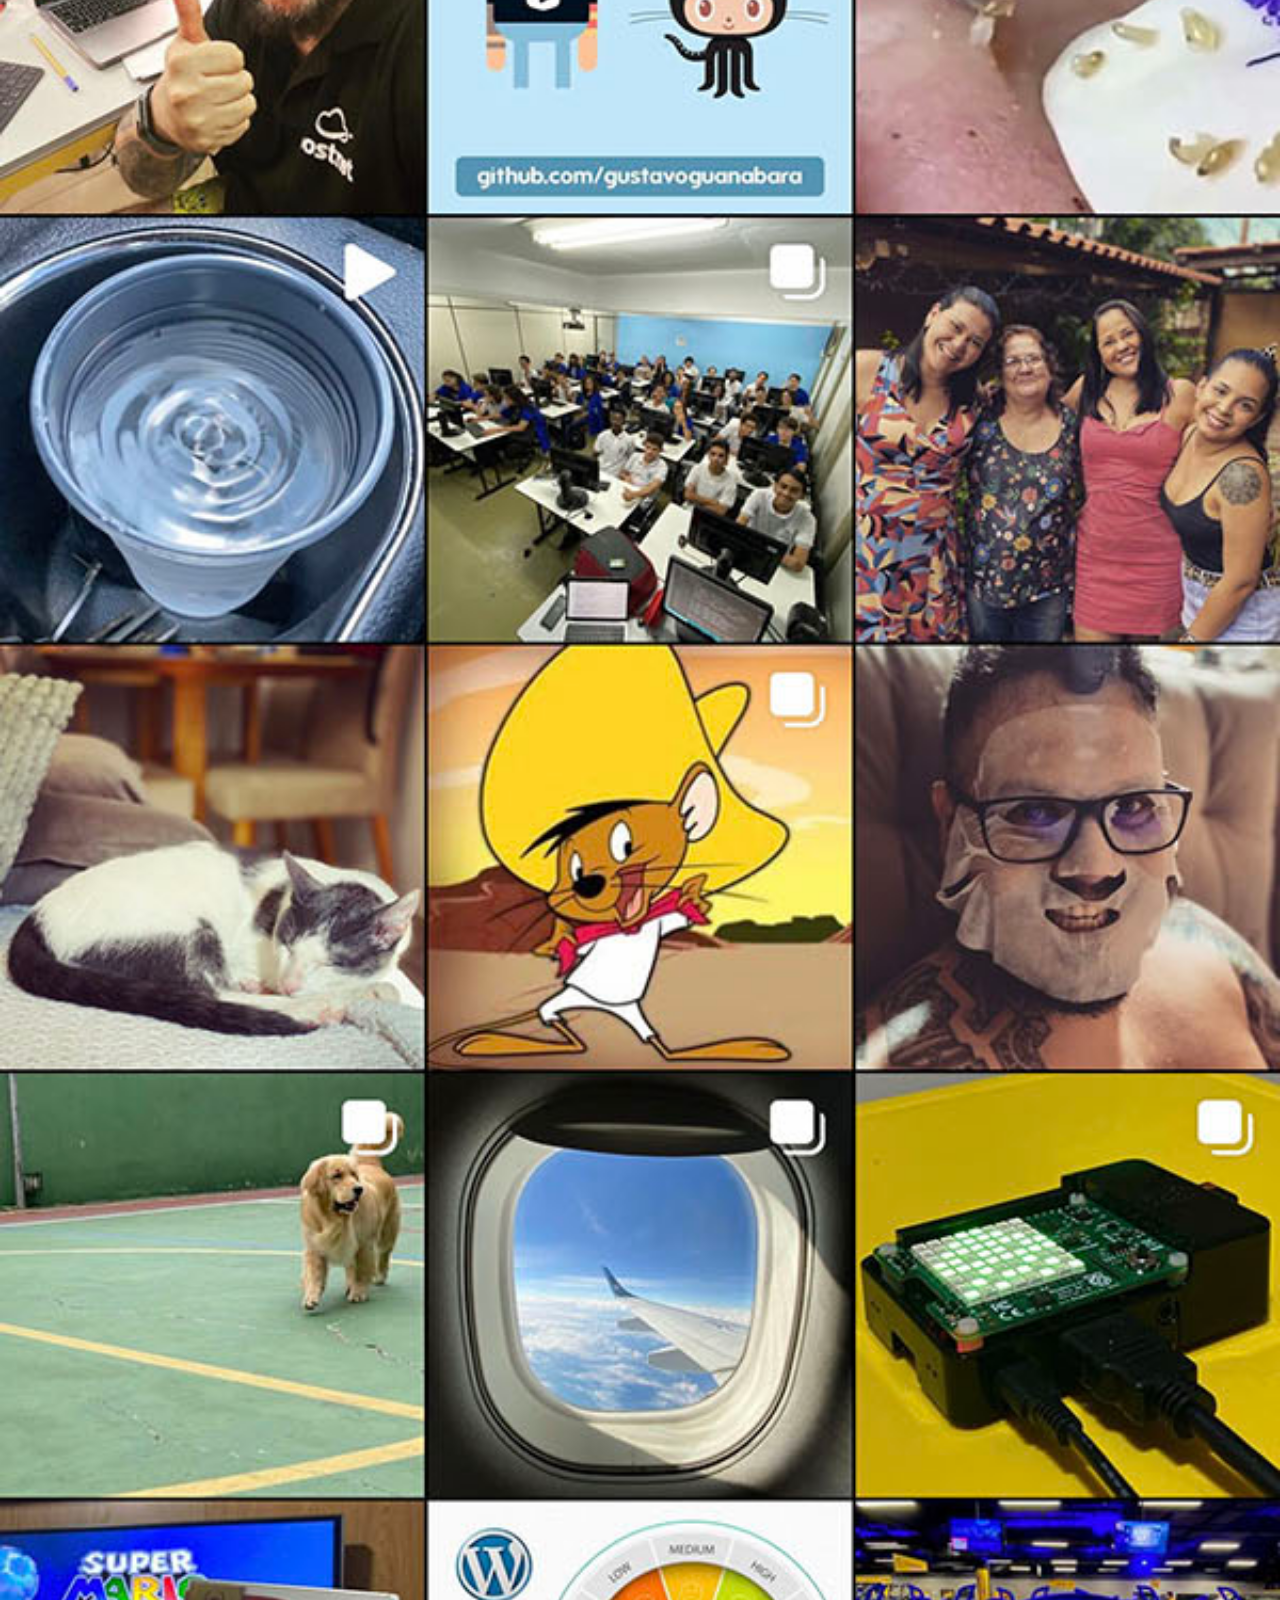
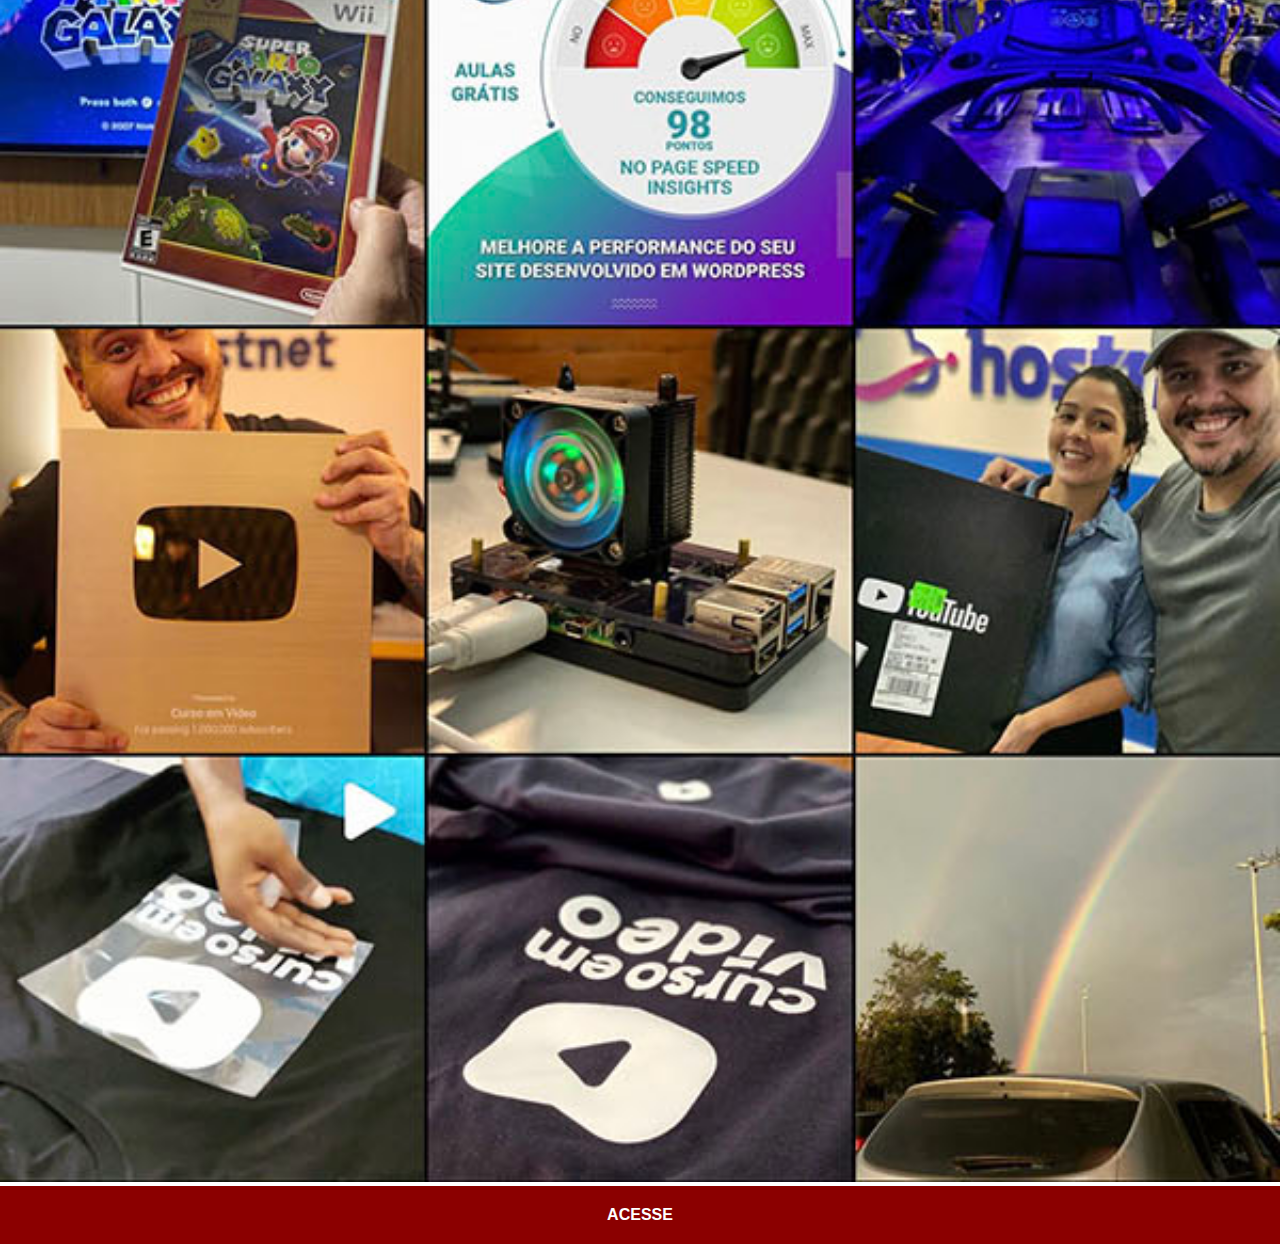
<file: instagram.html>
<!DOCTYPE html>
<html lang="pt-br">
<head>
    <meta charset="UTF-8">
    <meta name="viewport" content="width=device-width, initial-scale=1.0">
    <title>Instagram</title>
    <link rel="stylesheet" href="estilos/social.css">
</head>
<body>
    <img src="imagens/tela-instagram.jpg" alt="Instagram">
    <a href="https://instagram.com" target="_blank" rel="external">ACESSE</a>
</body>
</html>
</file>
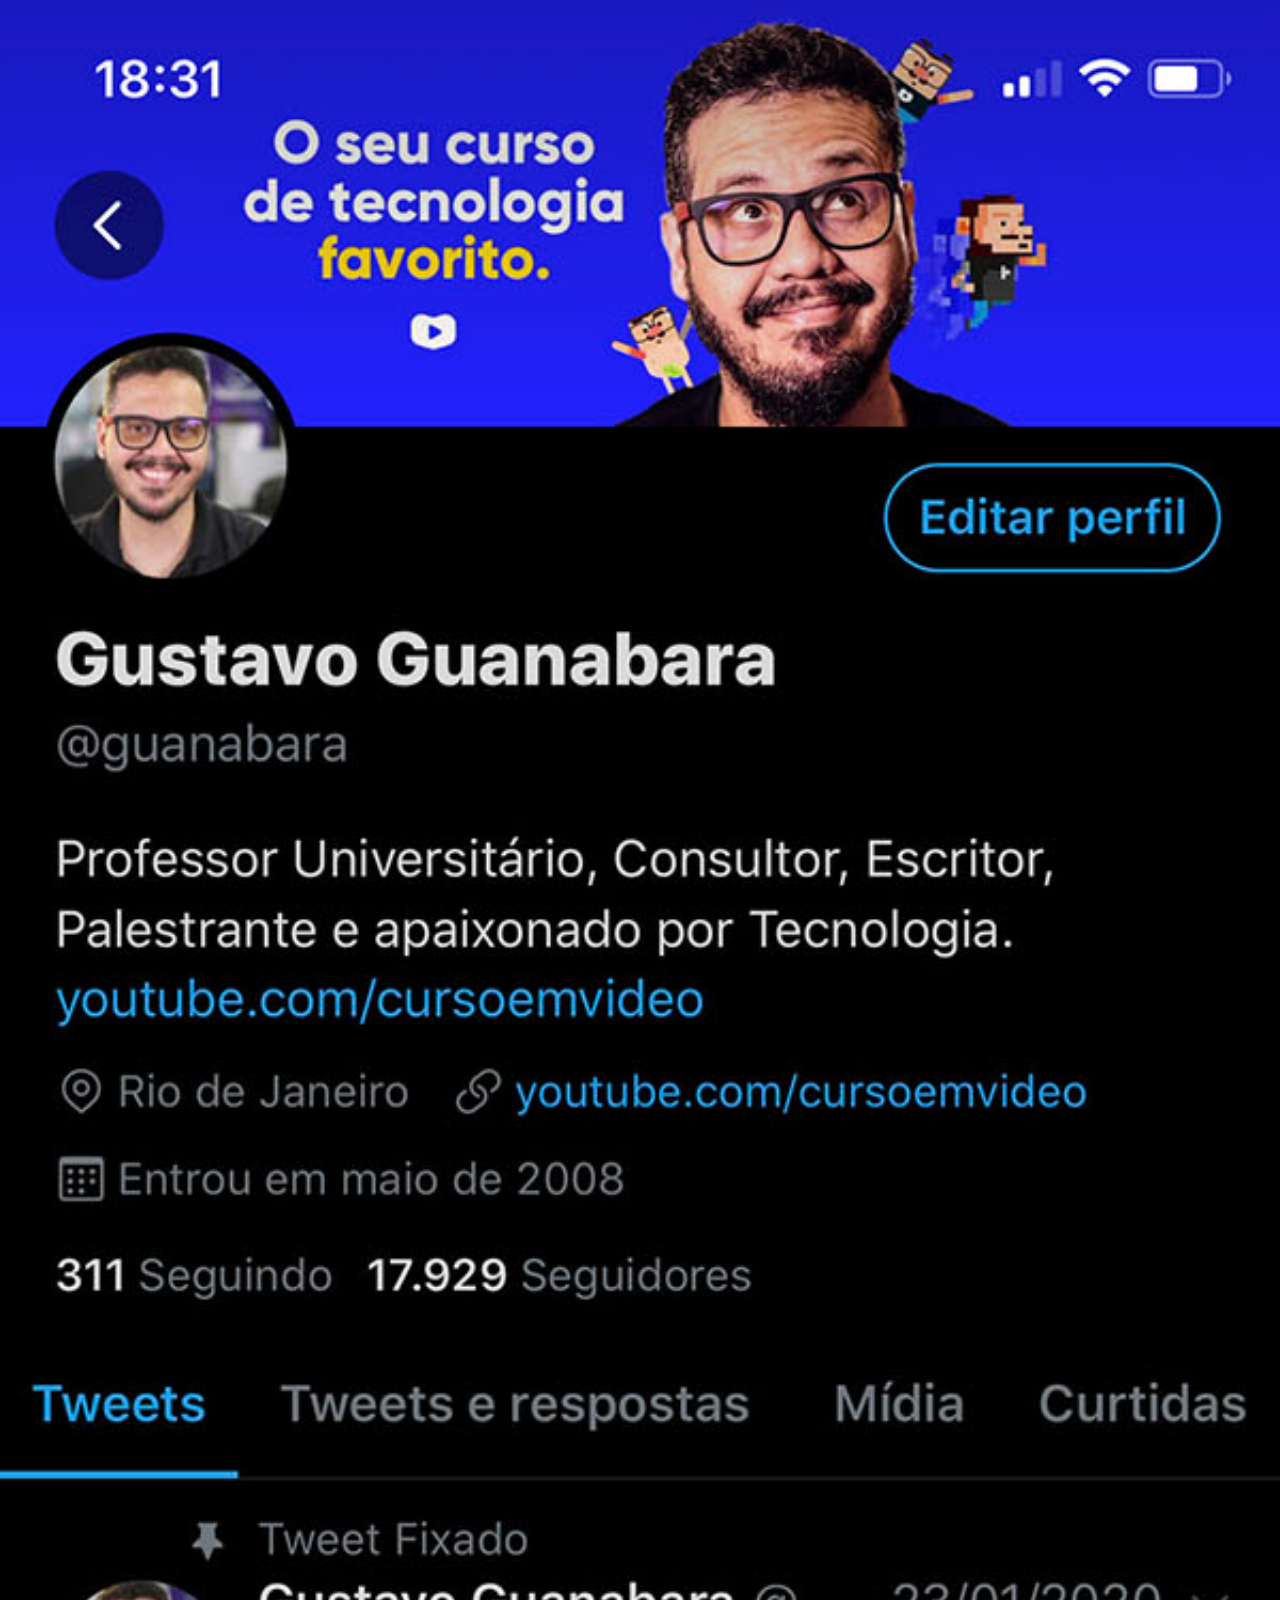
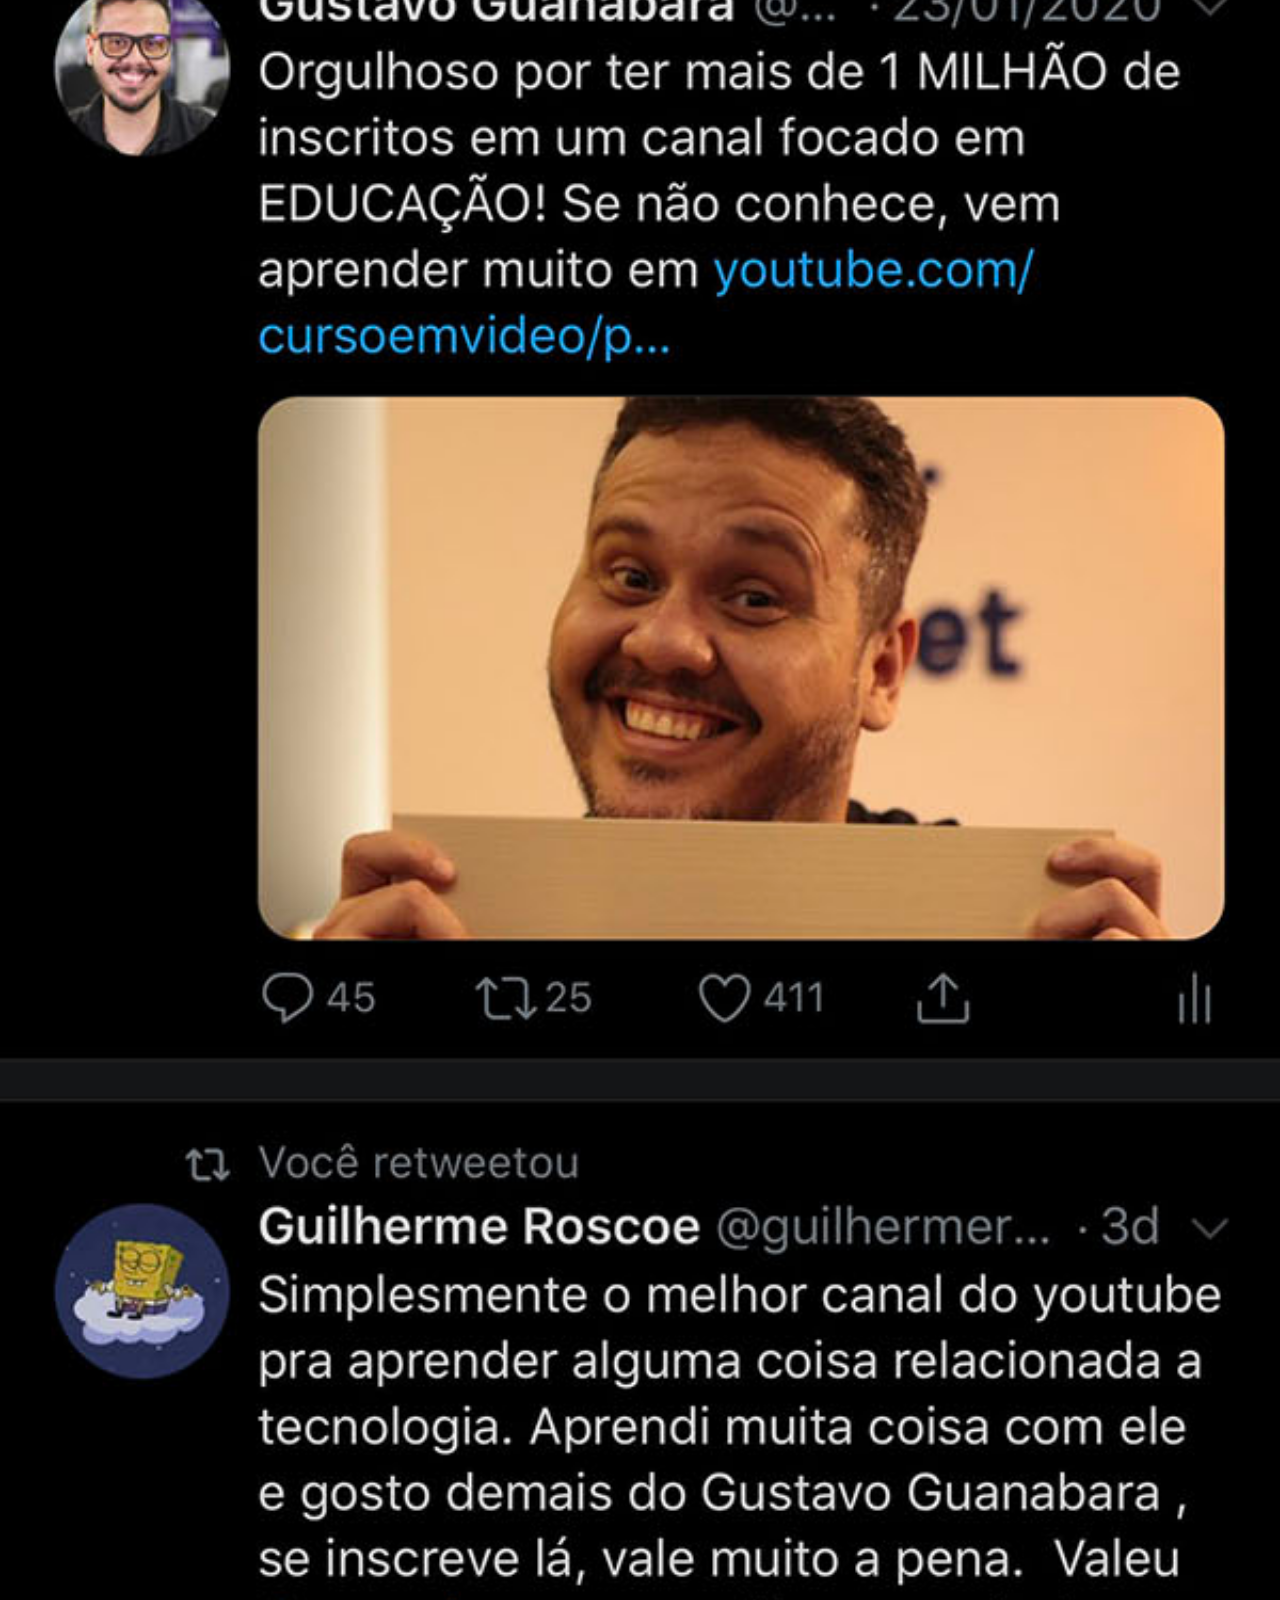
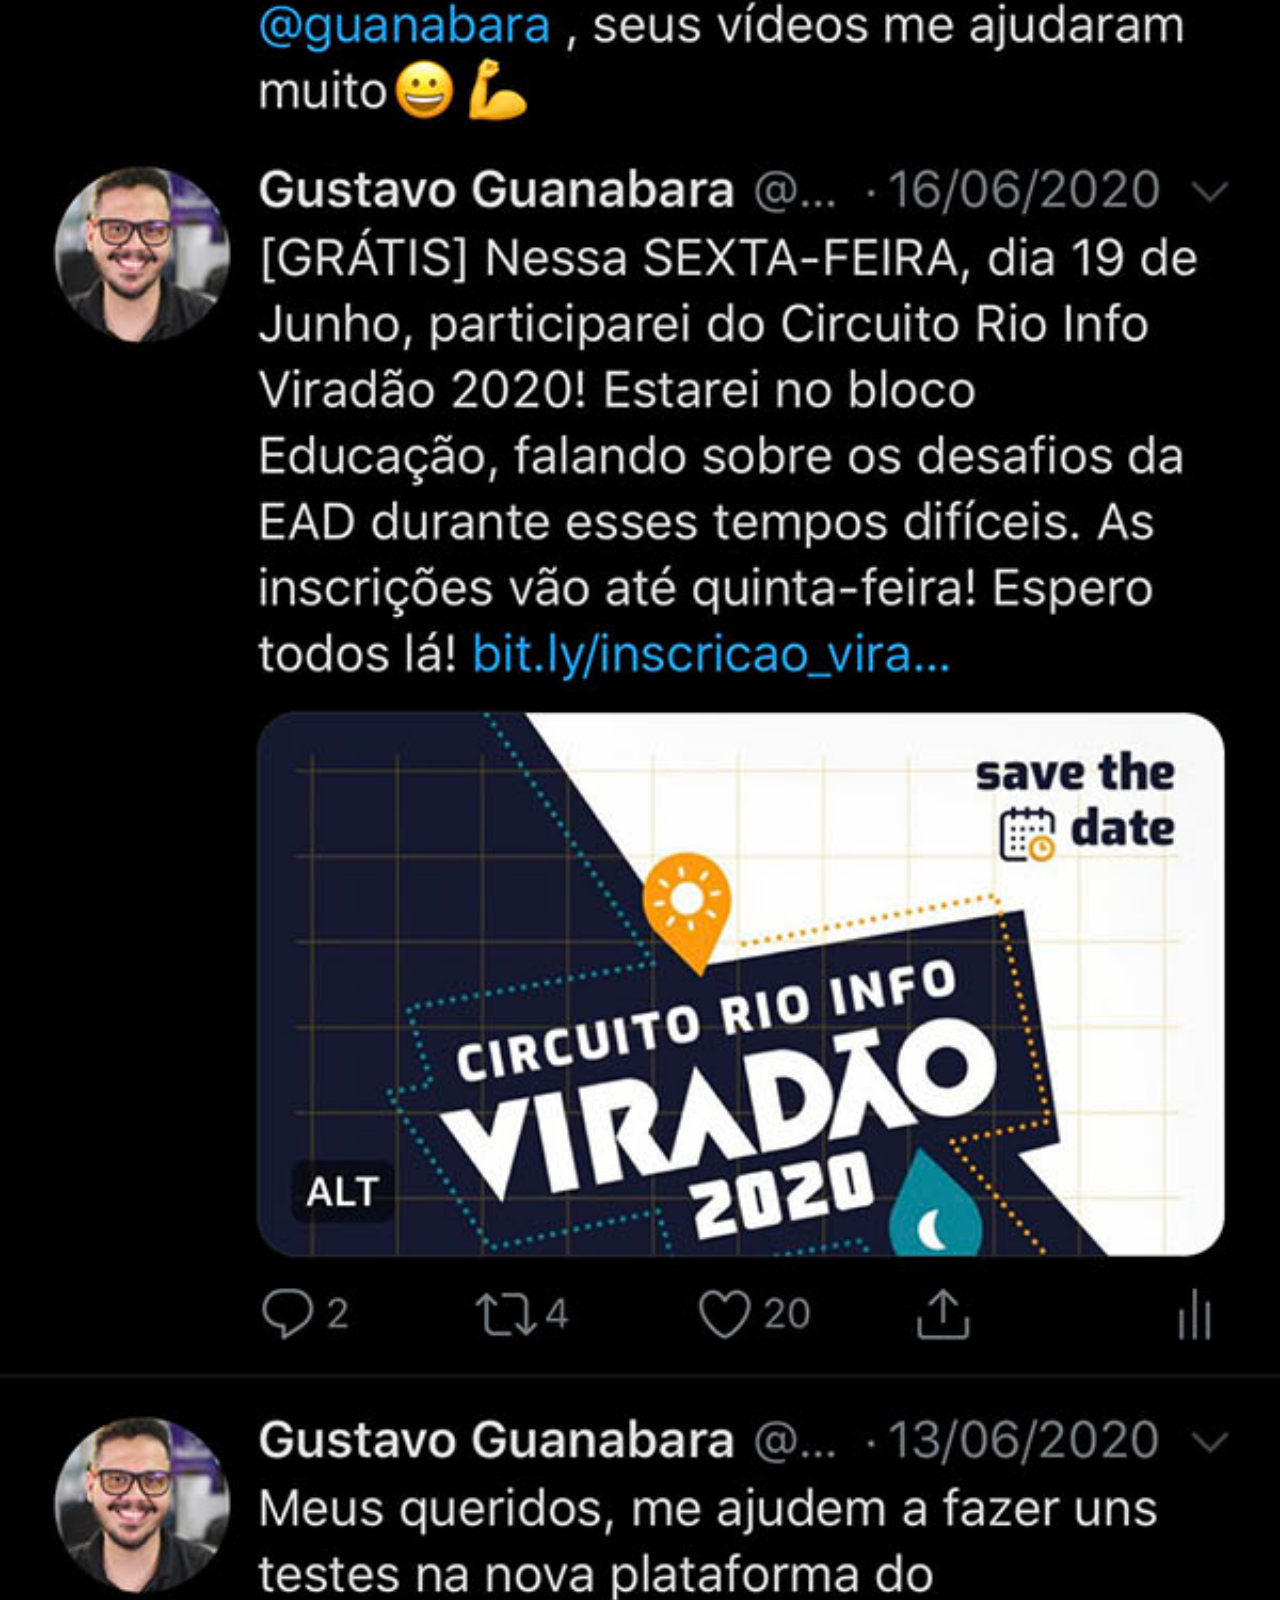
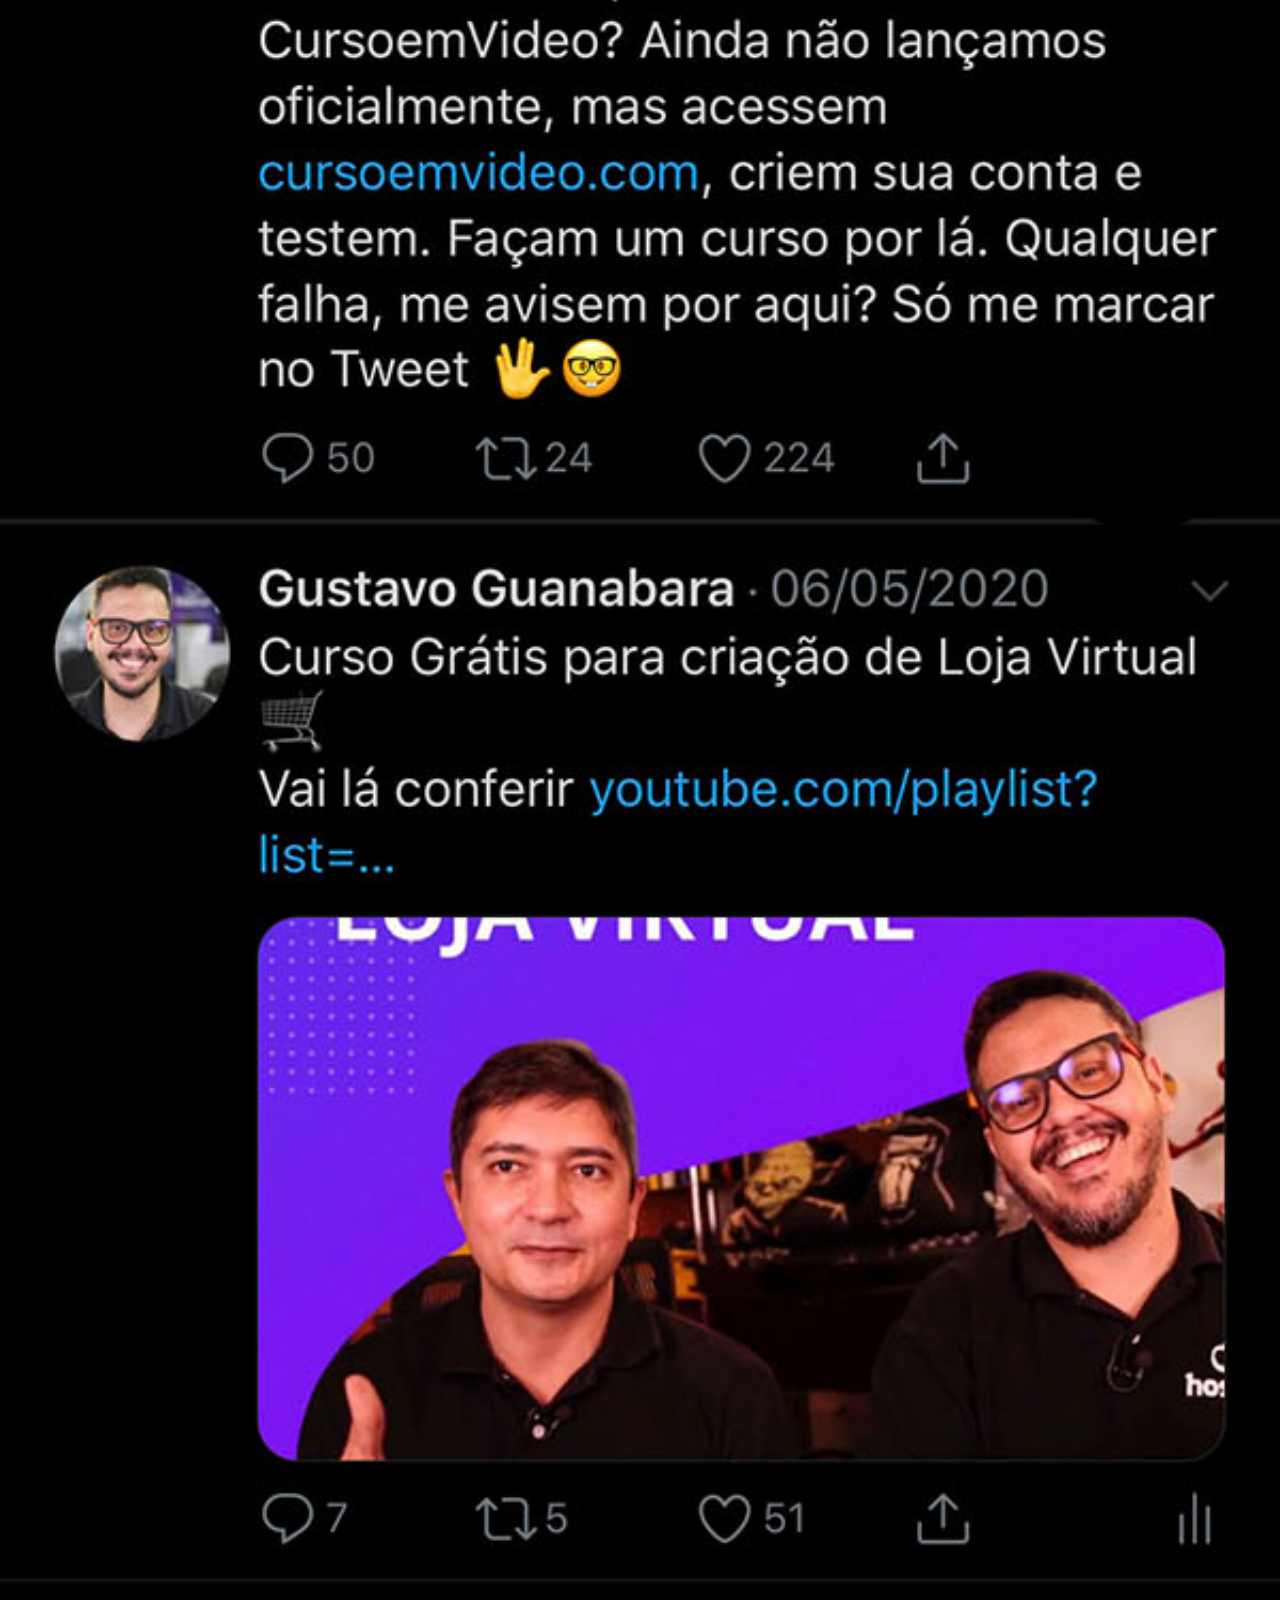
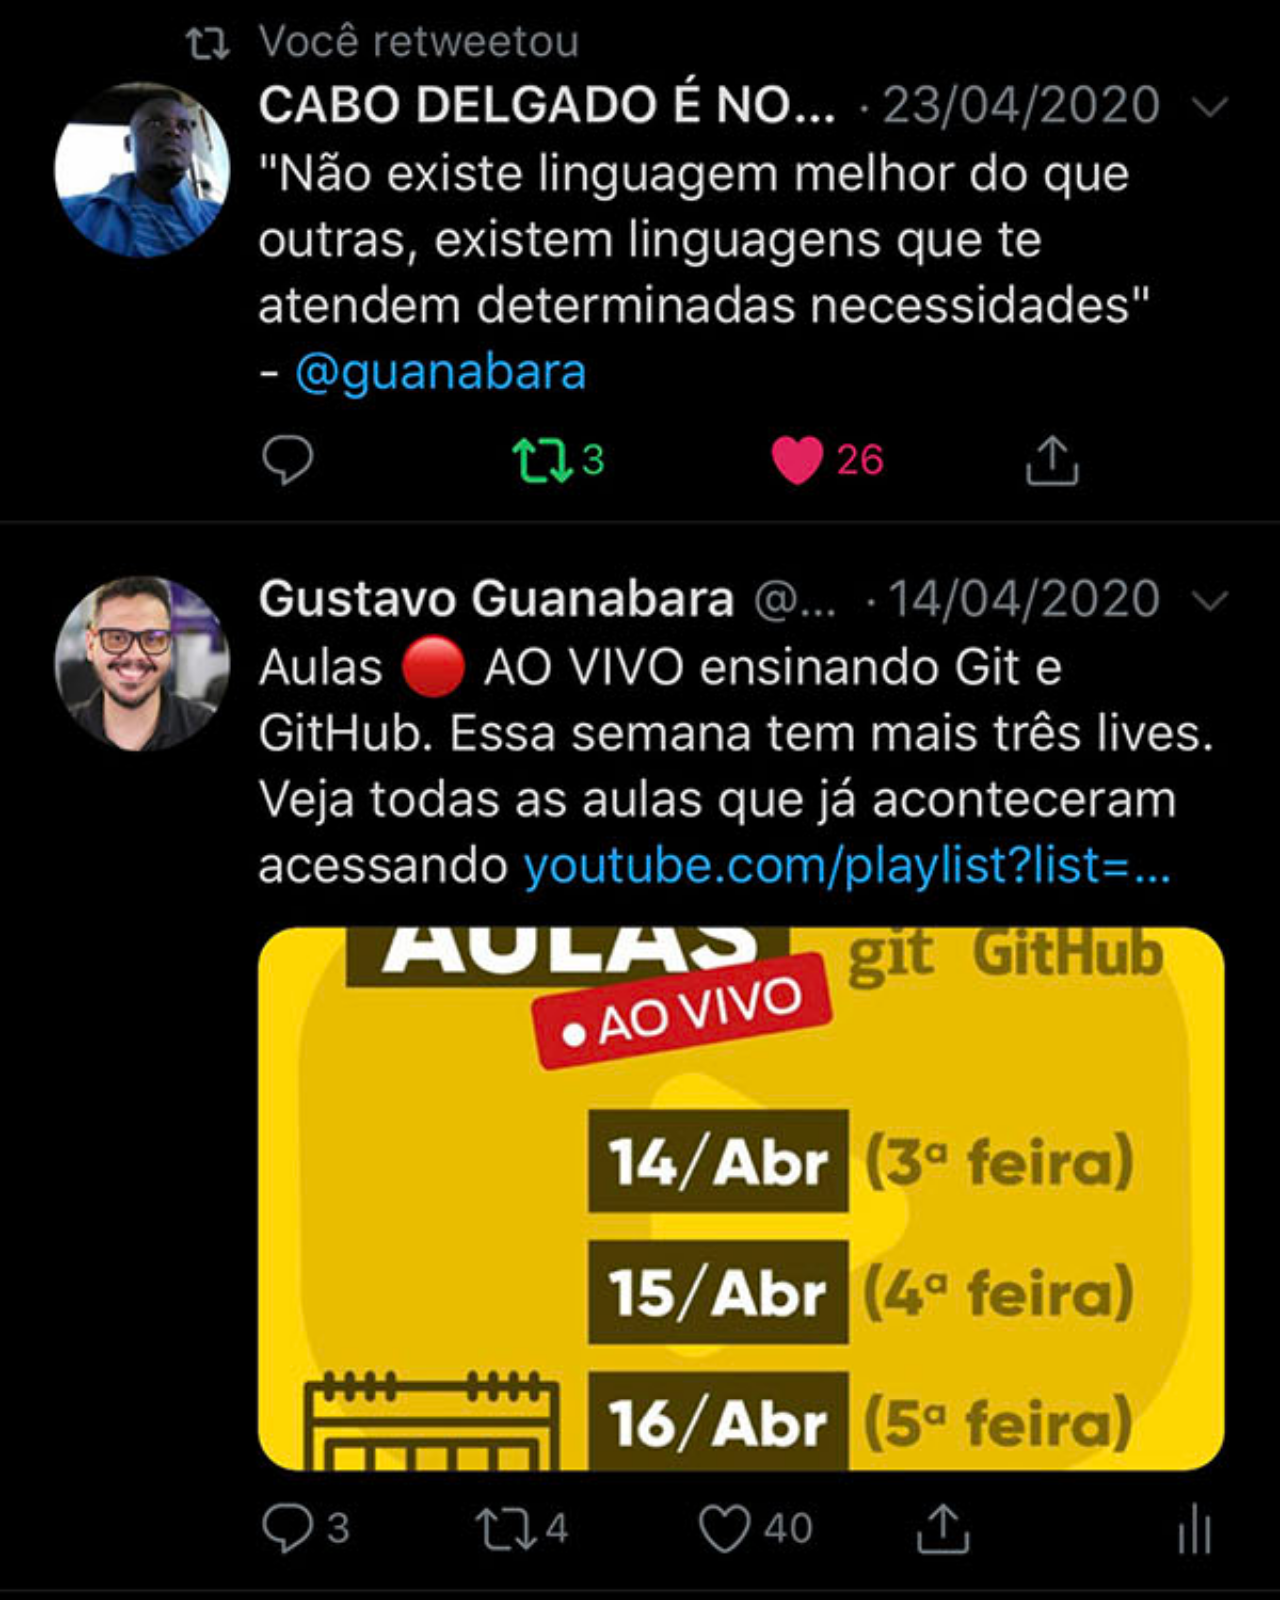
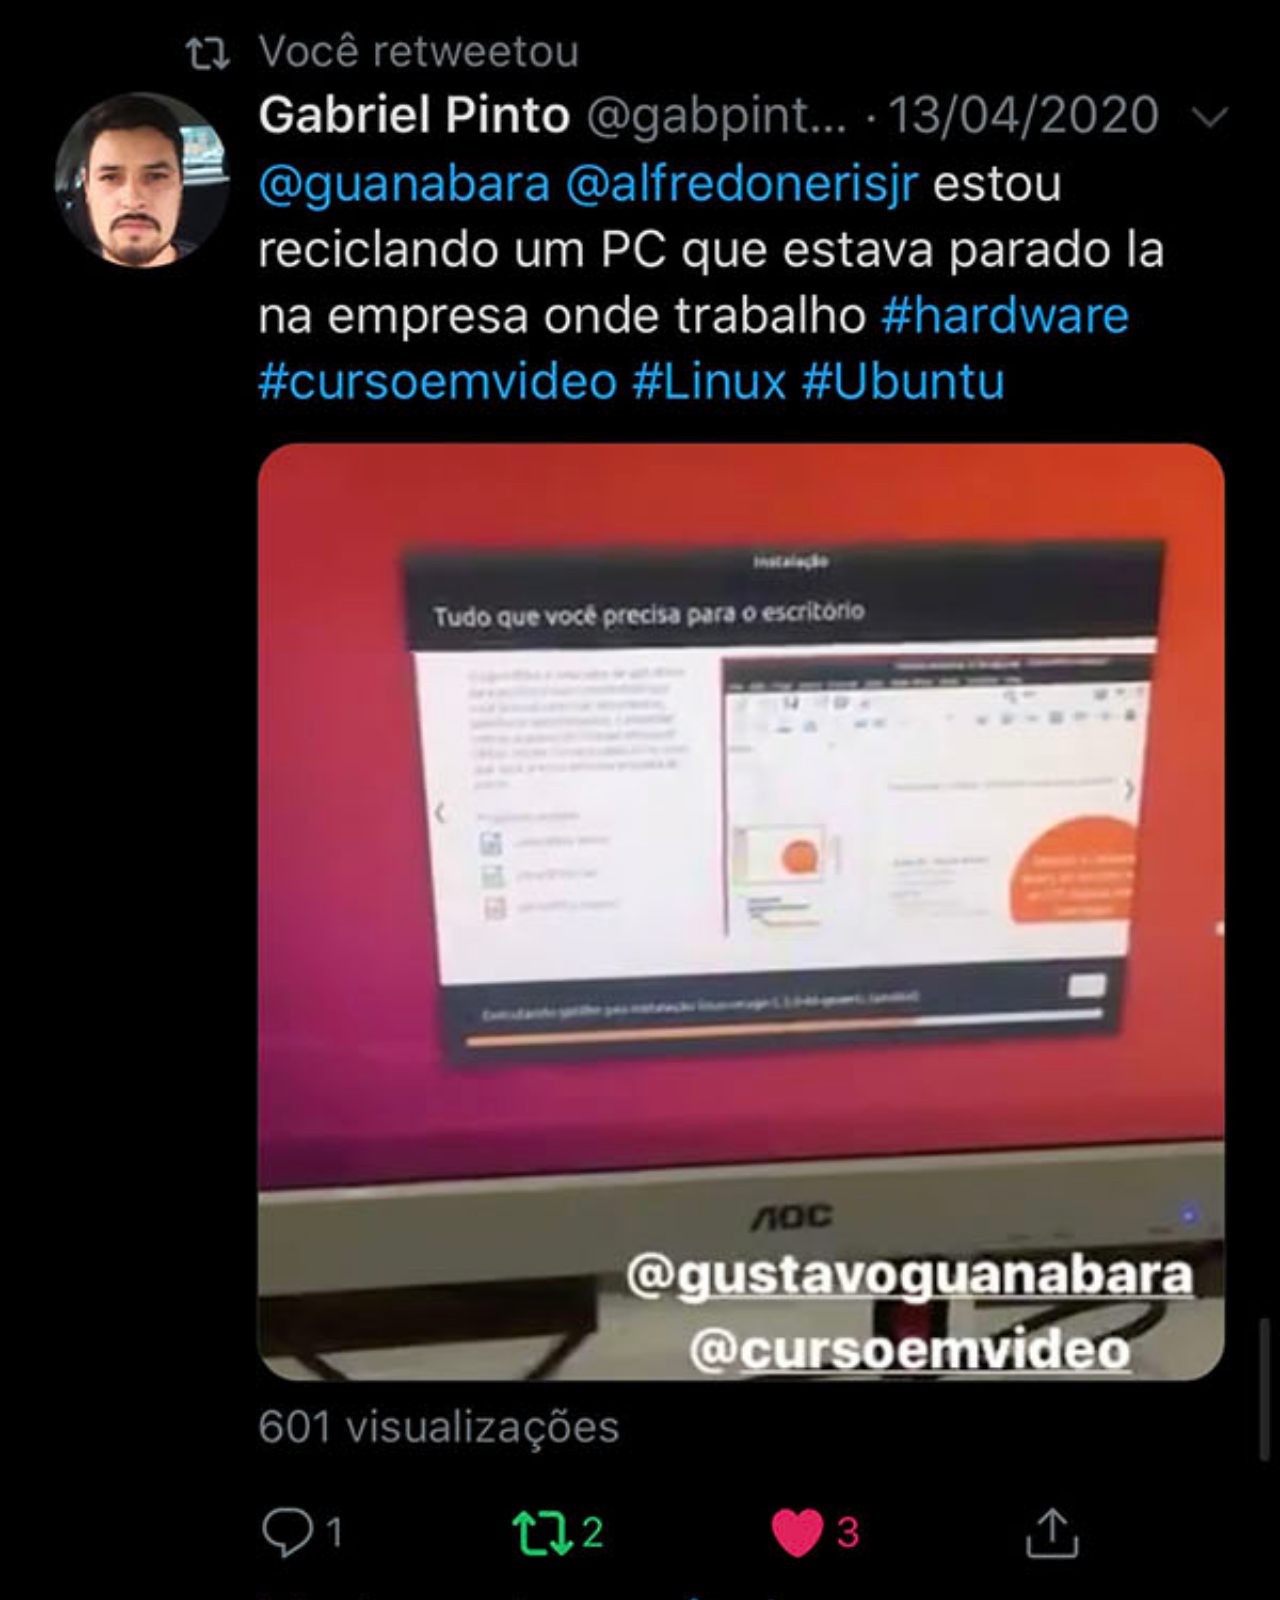
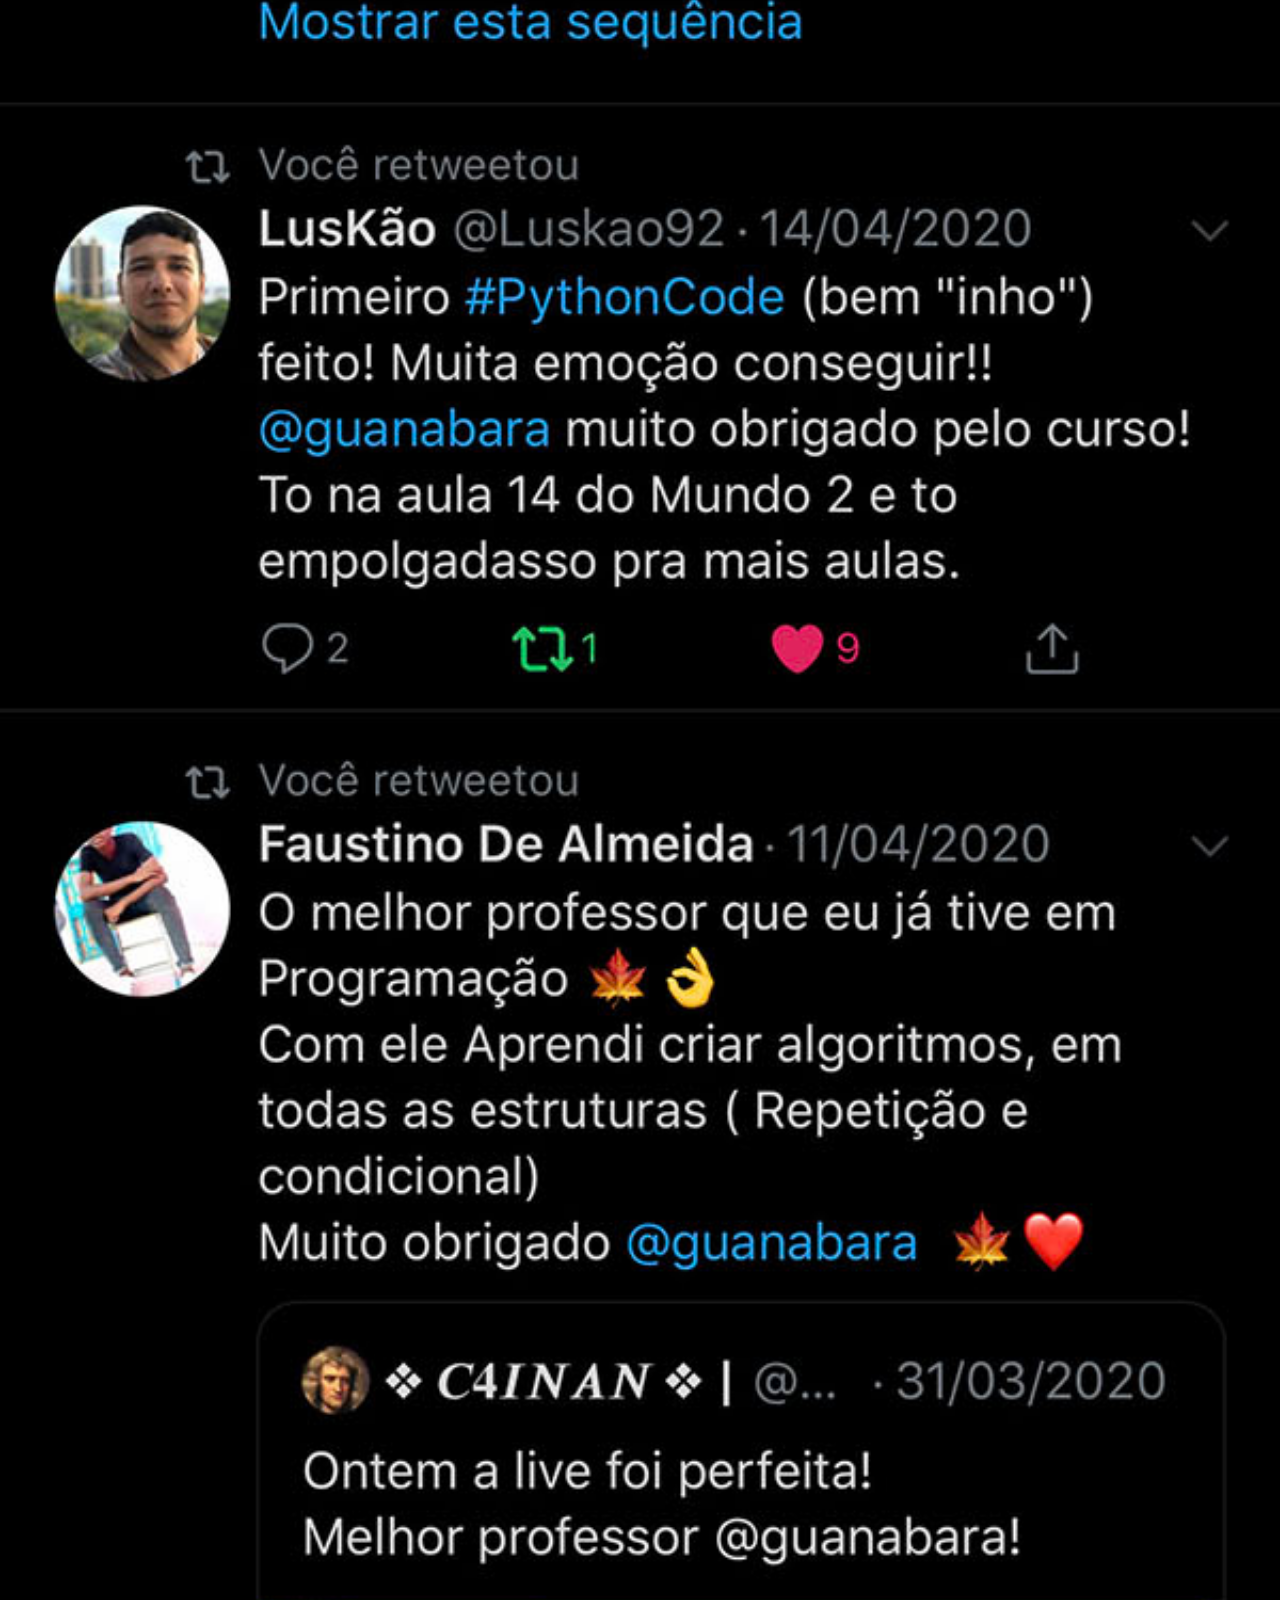
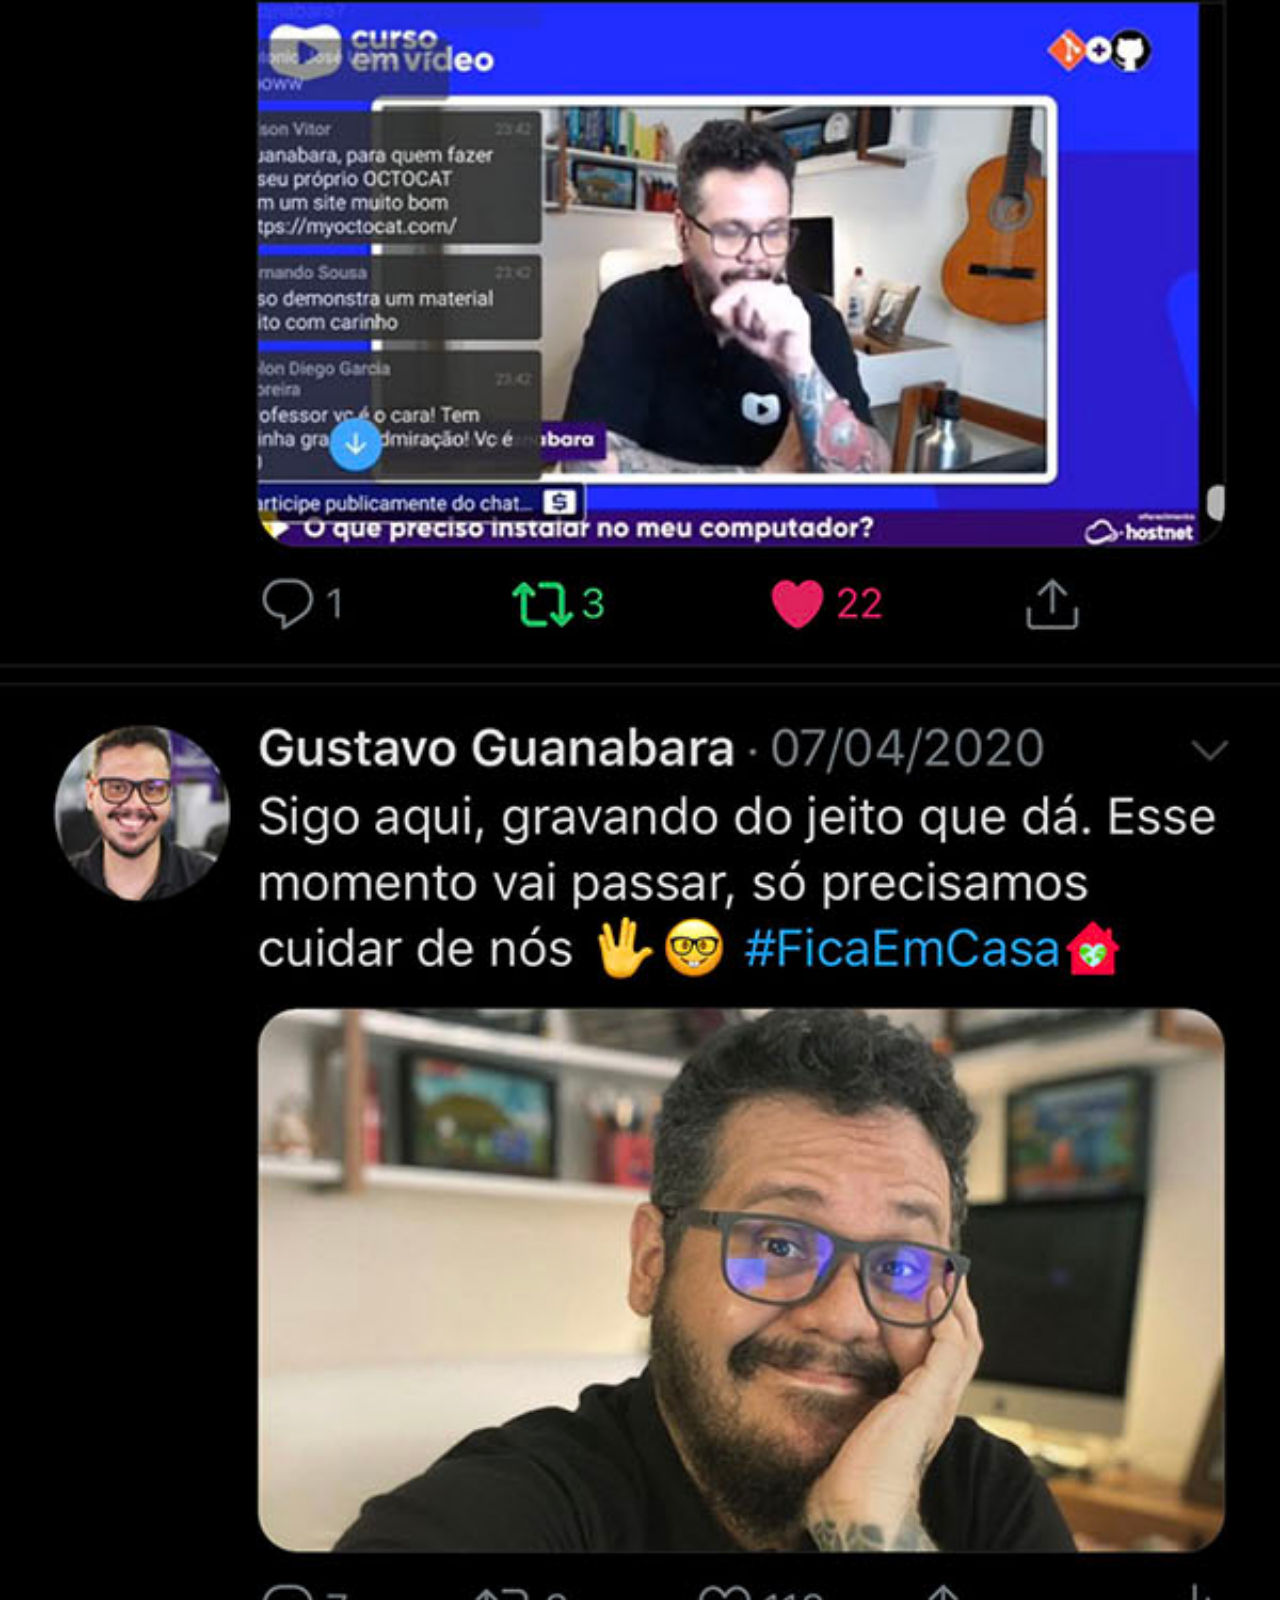
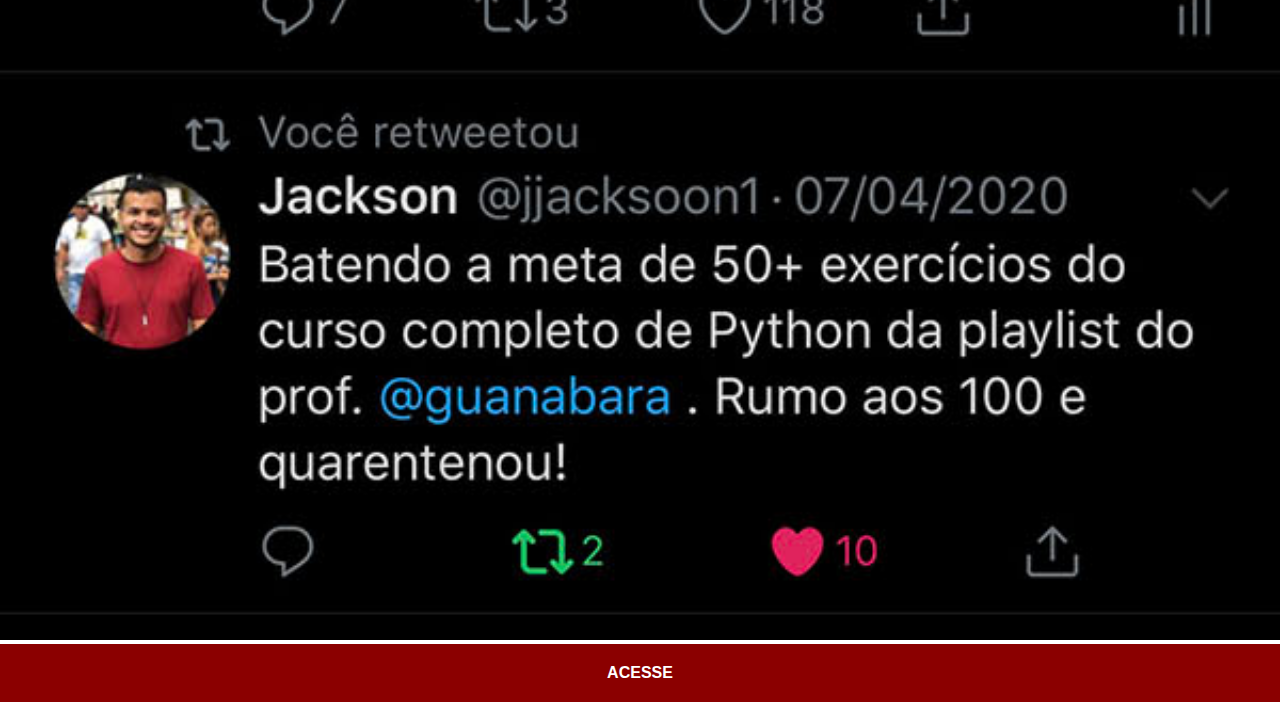
<file: twitter.html>
<!DOCTYPE html>
<html lang="en">
<head>
    <meta charset="UTF-8">
    <meta name="viewport" content="width=device-width, initial-scale=1.0">
    <title>Twitter</title>
    <link rel="stylesheet" href="estilos/social.css">
</head>
<body>
    <img src="imagens/tela-twitter.jpg" alt="Twitter">
    <a href="https://twitter.com" target="_blank" rel="external">ACESSE</a>
</body>
</html>
</file>
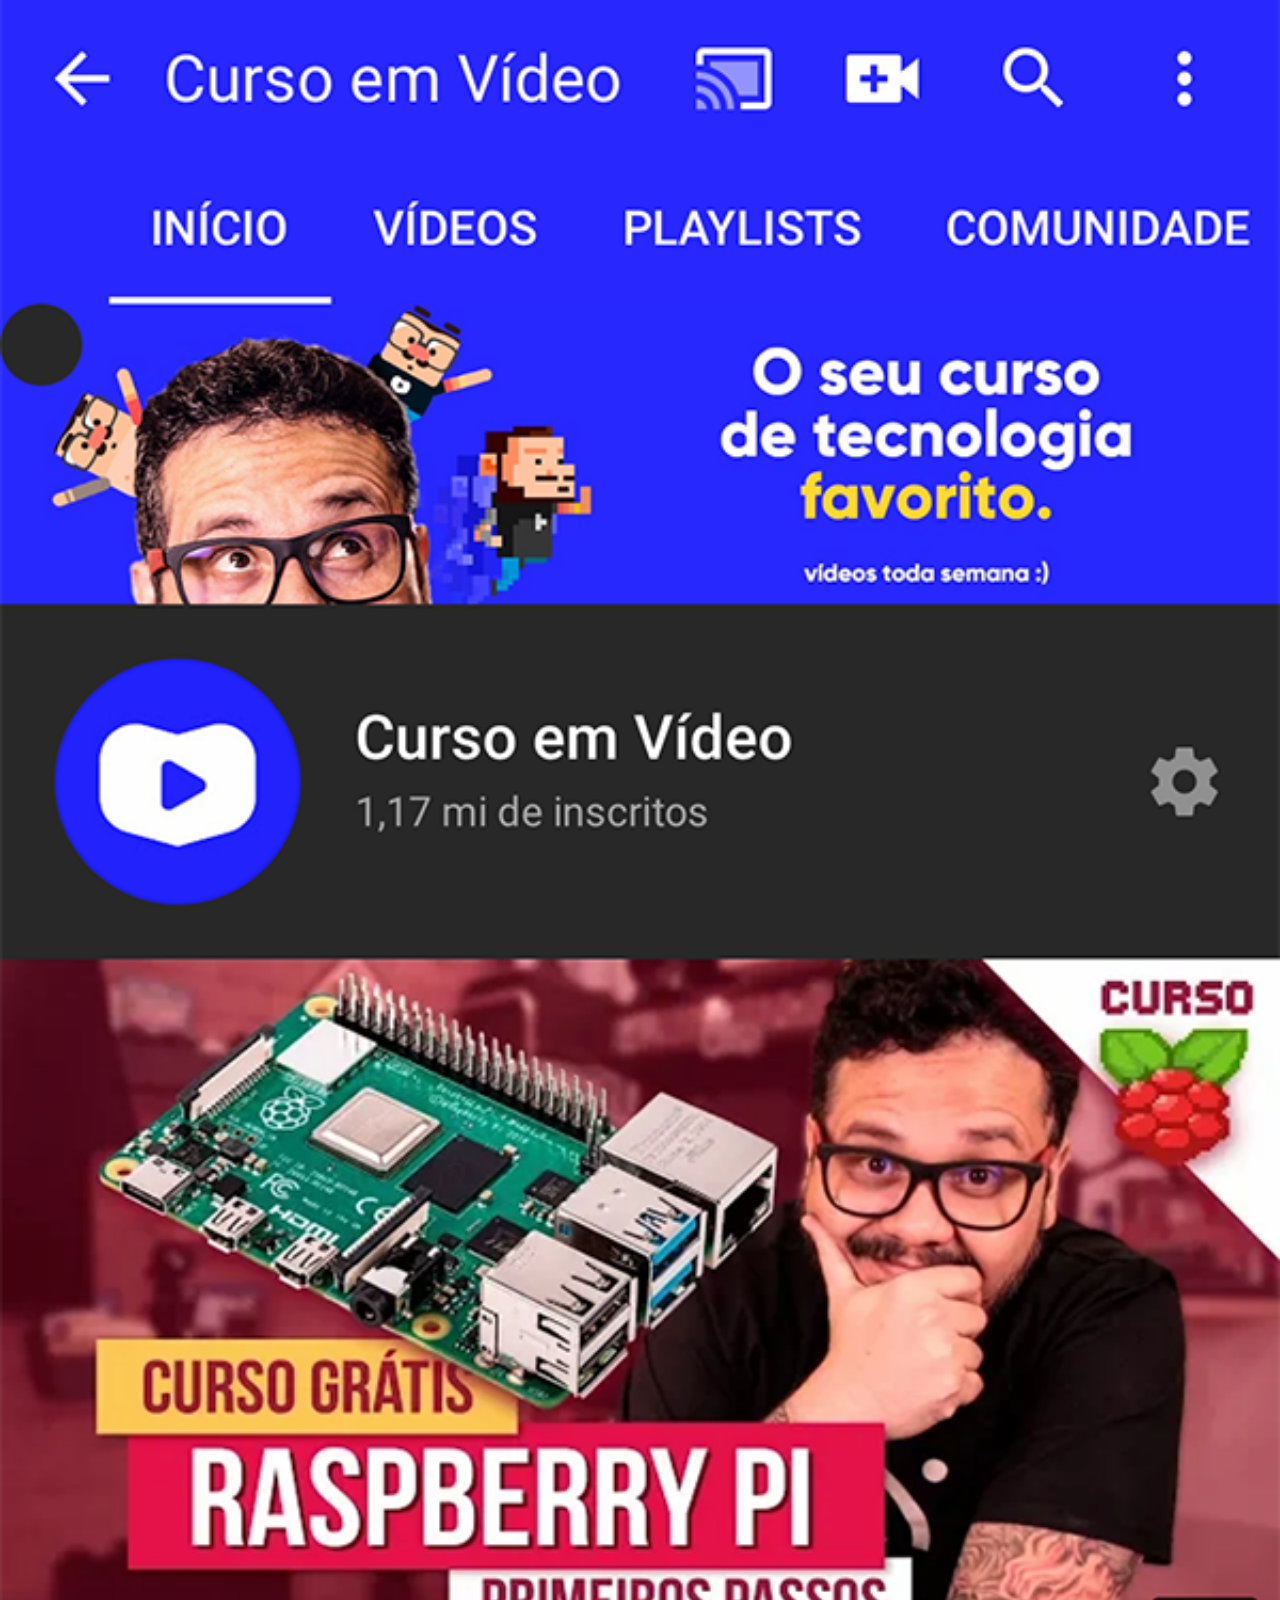
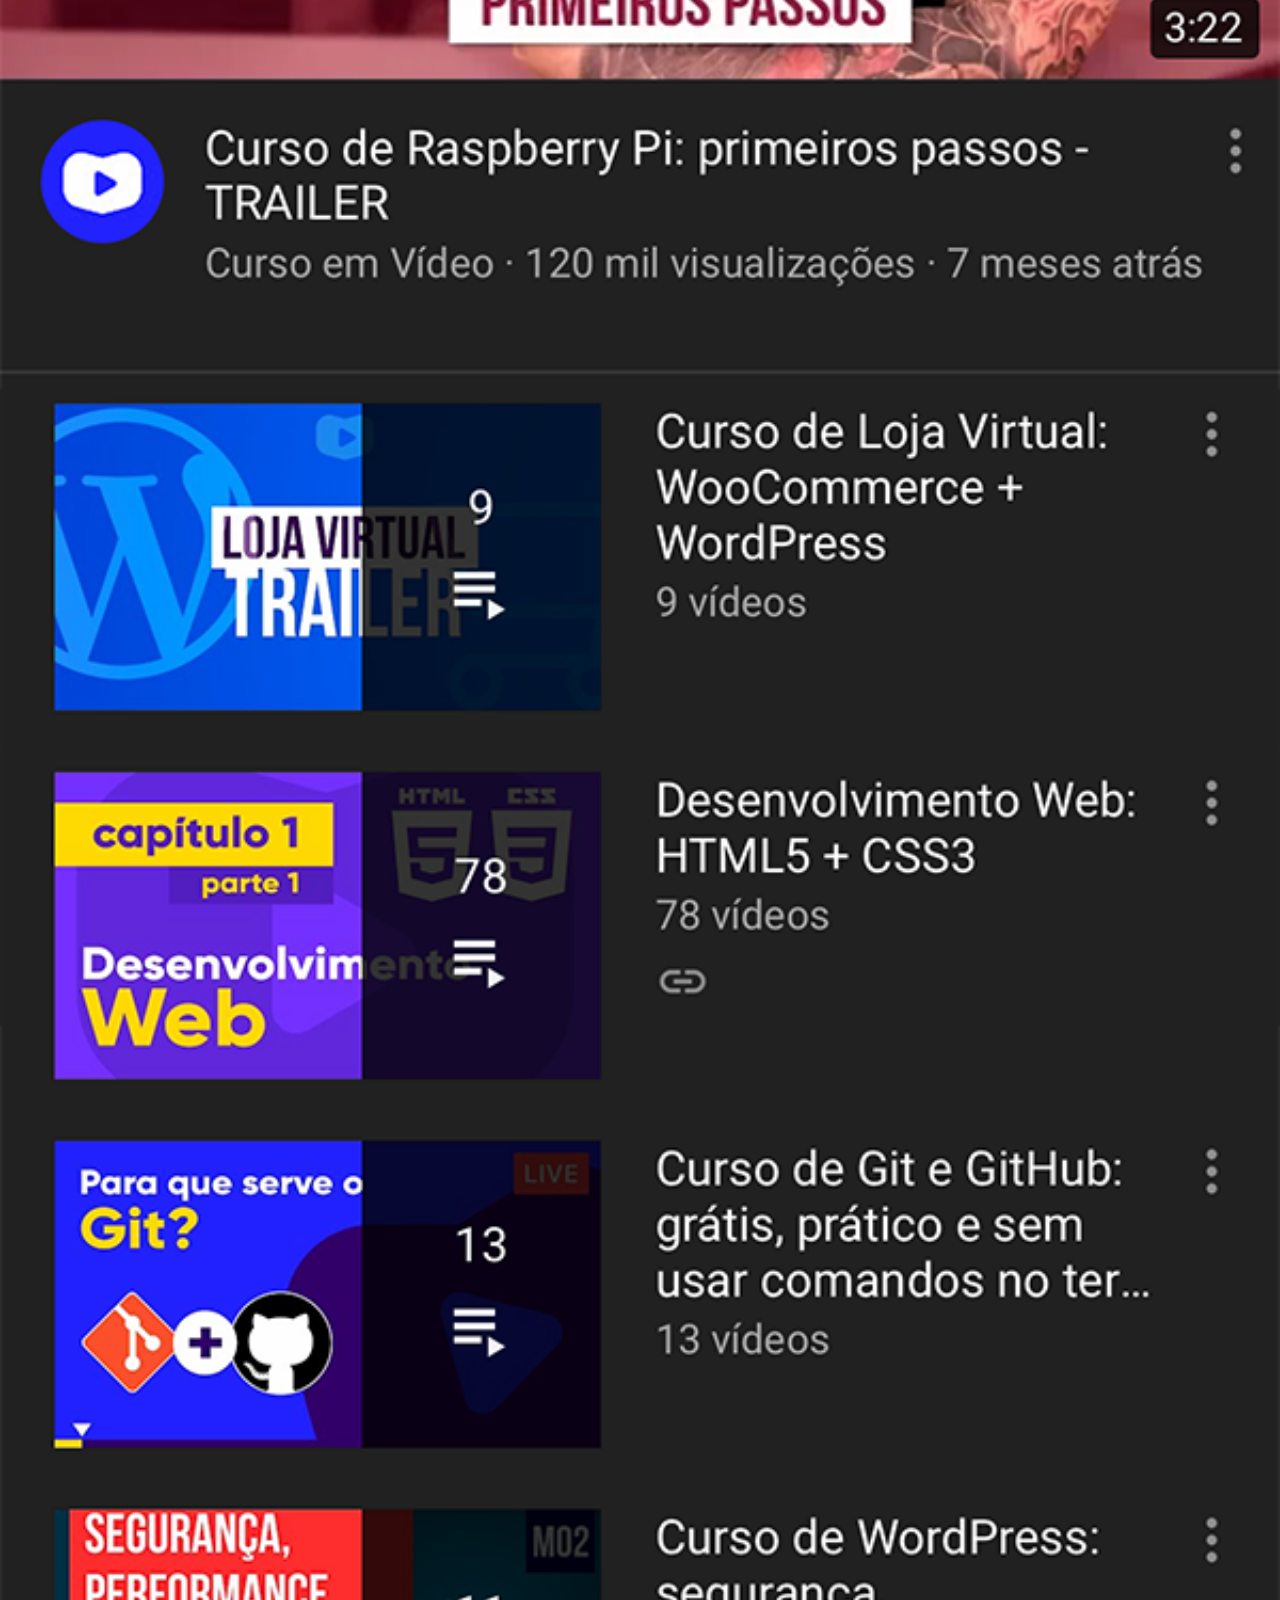
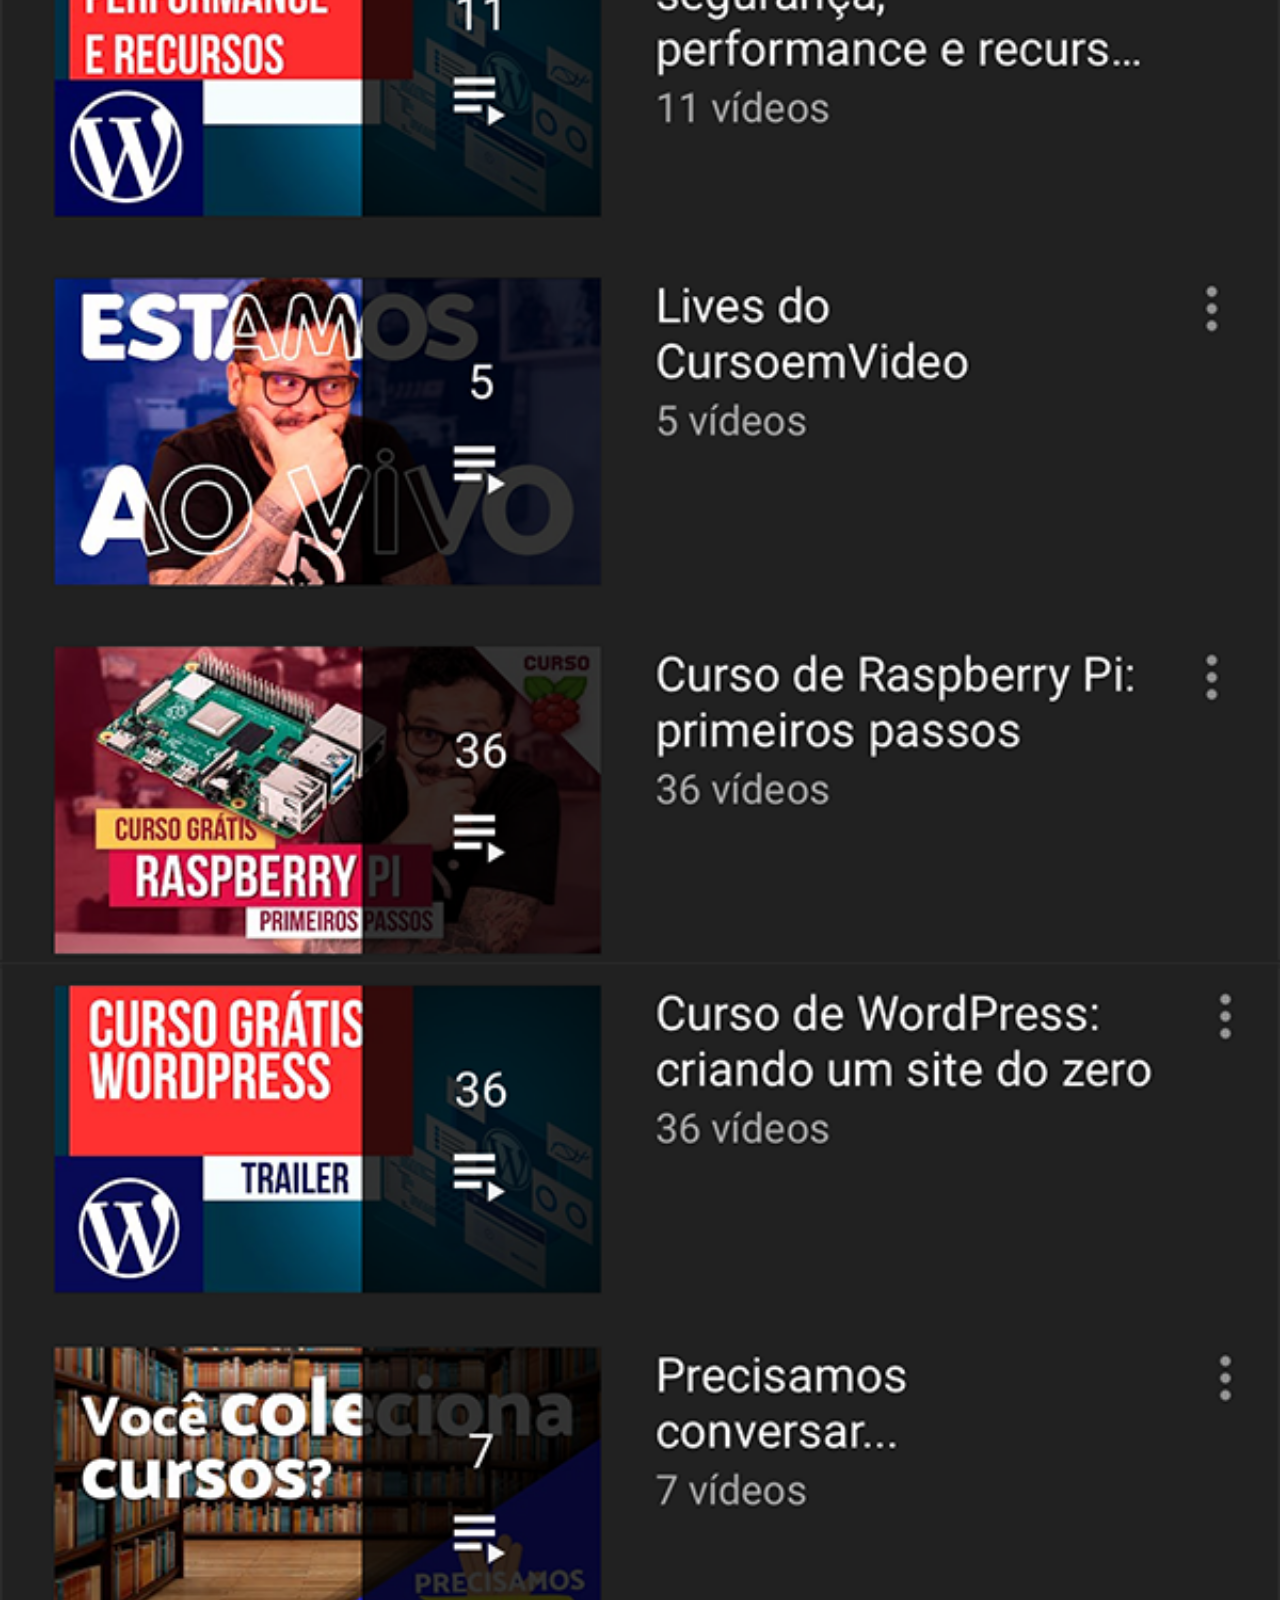
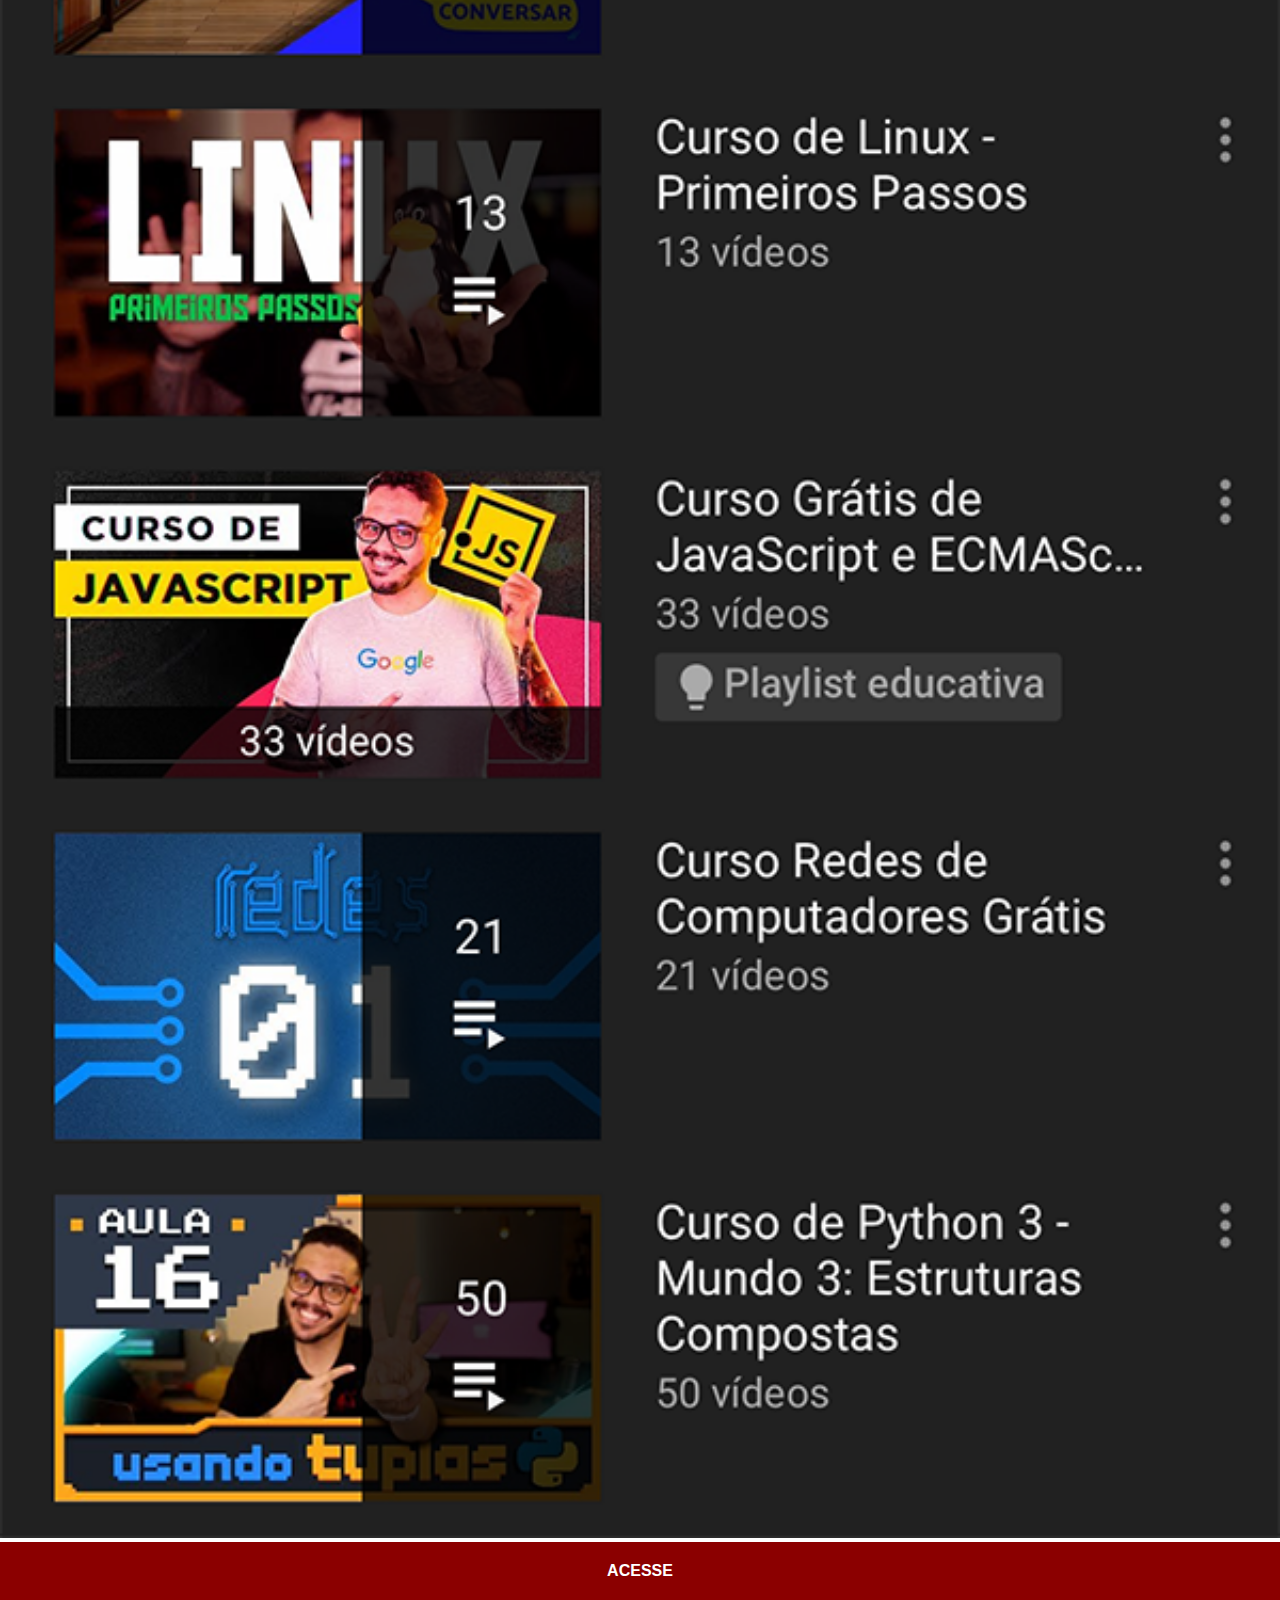
<file: youtube.html>
<!DOCTYPE html>
<html lang="pt-br">
<head>
    <meta charset="UTF-8">
    <meta name="viewport" content="width=device-width, initial-scale=1.0">
    <title>YouTube</title>
   <link rel="stylesheet" href="estilos/social.css">
</head>
<body>
    <img src="imagens/tela-youtube.png" alt="YouTube">
    <a href="https://youtube.com.br/cursoemvideo/" target="_blank" rel="external">ACESSE</a>
</body>
</html>
</file>
<file: estilos/style.css>
@charset "UTF-8";
#{
    
}
*{

    padding: 0;
    margin: 0;
    font-family: Arial, Helvetica, sans-serif;
}

html, body{

    height: 100vh;
    width: 100vw;

    background-color: black;
}

body{
    background: url('../imagens/fundo-madeira.jpg') no-repeat top center;
    background-size: cover;
    background-attachment: fixed;
}

main{

    position: relative;
    height: 100vh;
}
section#telefone{

    position: absolute;
    top: 50%;
    left: 50%;
    transform: translate(-50%, -50%);

    height: 627px;
    width: 311px;
    background-color: blue;

    background: url('../imagens/frame-iphone.png') no-repeat;
}

iframe#tela{
    position: relative;
    top: 80px;
    left: 22px;
    width: 267px;
    height: 471px;
}

section#redes-sociais{
    text-align: right;
}

section#redes-sociais img{
    width: 50px;
    margin: 10px;
    border-radius: 50%;
    box-shadow: 2px 2px 5px rgba(0, 0, 0, 0.404);
    box-sizing: border-box;
}

section#redes-sociais img:hover{
    border: 2px solid rgba(255, 255, 255, 0.637);
    transform: translate(-3px, -3px);
    box-shadow: 5px 5px 10px rgba(0, 0, 0, 0.603);
    transition: transform .3s, border .5s;
}
</file>
<file: estilos/social.css>
@charset "UTF-8"

#{
    
}

* {
    margin: 0px;
    padding: 0px;
    font-family: Arial, Helvetica, sans-serif;
}

::-webkit-scrollbar{
    width: 0px;
    height: 0px;
}

img{
    width: 100vw;
}

a{
    display: block;
    background-color: darkred;
    color: white;
    padding: 20px;
    text-align: center;
    font-weight: bolder;
    text-decoration: none;
}

a:hover{
    background-color: red;
}
</file>
